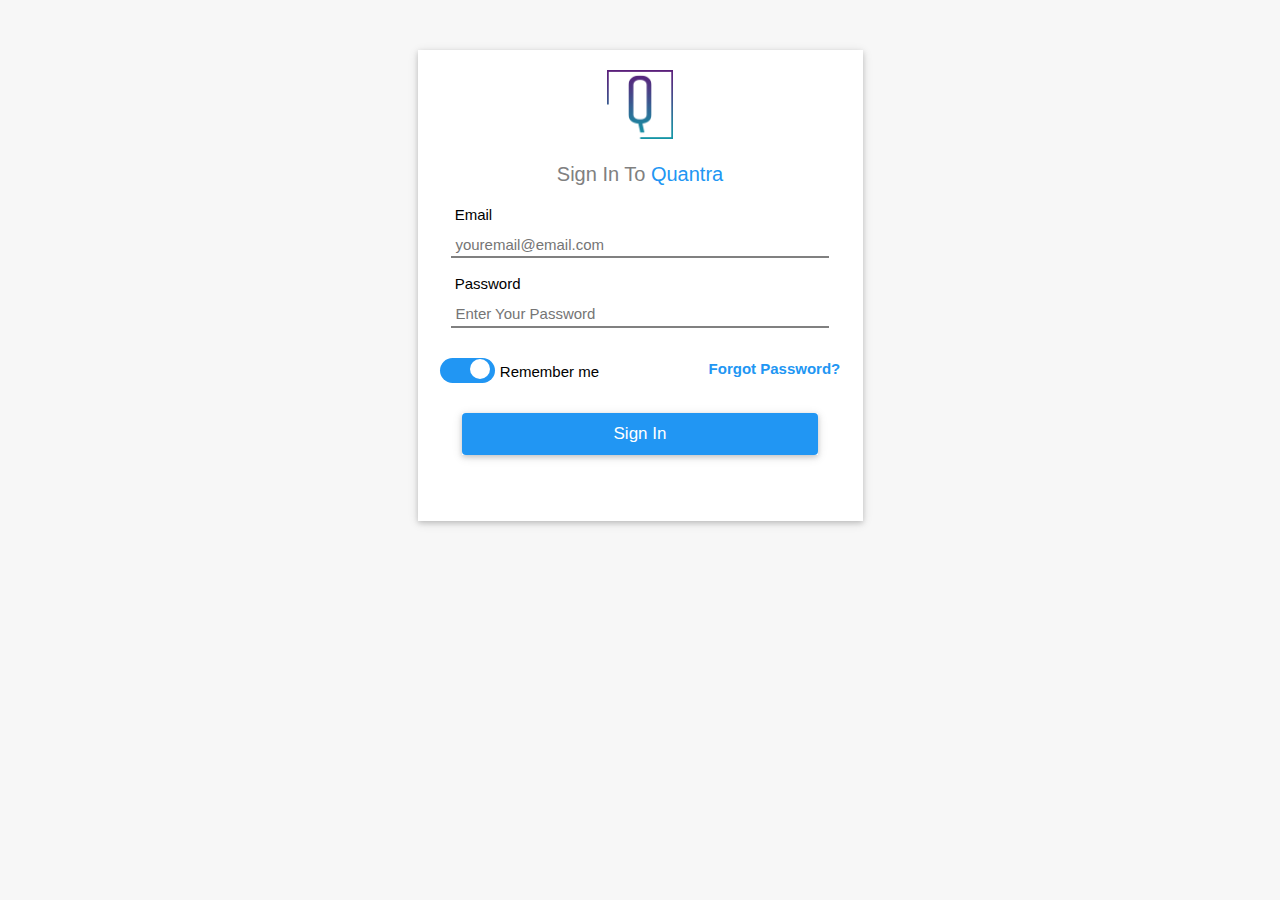
<file: index.html>
<!DOCTYPE html>
<html lang="en">
<head>
    <meta charset="UTF-8">
    <meta http-equiv="X-UA-Compatible" content="IE=edge">
    <meta name="viewport" content="width=device-width, initial-scale=1.0">
    <link rel="stylesheet" href="./w-3.css">
    <link rel="stylesheet" href="./style.css">
    <title>quantra login page</title>
</head>
<body>
    <div class="container-box">
        <div class="item-box w3-card">
            <form action="./home.html">
                <div class="logo-box">
                    <img src="./Quantra_logo.png" alt="main-logo">
                </div>
                <p>sign in to <span>Quantra</span></p>
                <div class="input-boxes">
                <div class="mail-box">
                    <input type="email" id="email" placeholder="youremail@email.com">
                    <label for="email">Email</label>
                </div>
                <div  class="mail-box">
                    <input type="password" id="password" placeholder="Enter Your Password" required="requaired">
                    <label for="password" style="display: block;">Password</label>
                </div>
                </div>

                <div class="btn-box">
                    <label class="switch">
                        <input type="checkbox" checked>
                        <span class="slider round"></span>
                    </label>
                    <label for="remember" class="left">Remember me</label>
                    
                    <div class="right"><p><a href="./forgot-pass.html">forgot password?</a></p></div>
                </div>
                <div class="login-btn w3-card"><input class="w3-round" type="submit" value="sign in"></div>
            </form>
        </div>
    </div>
</body>
</html>
</file>
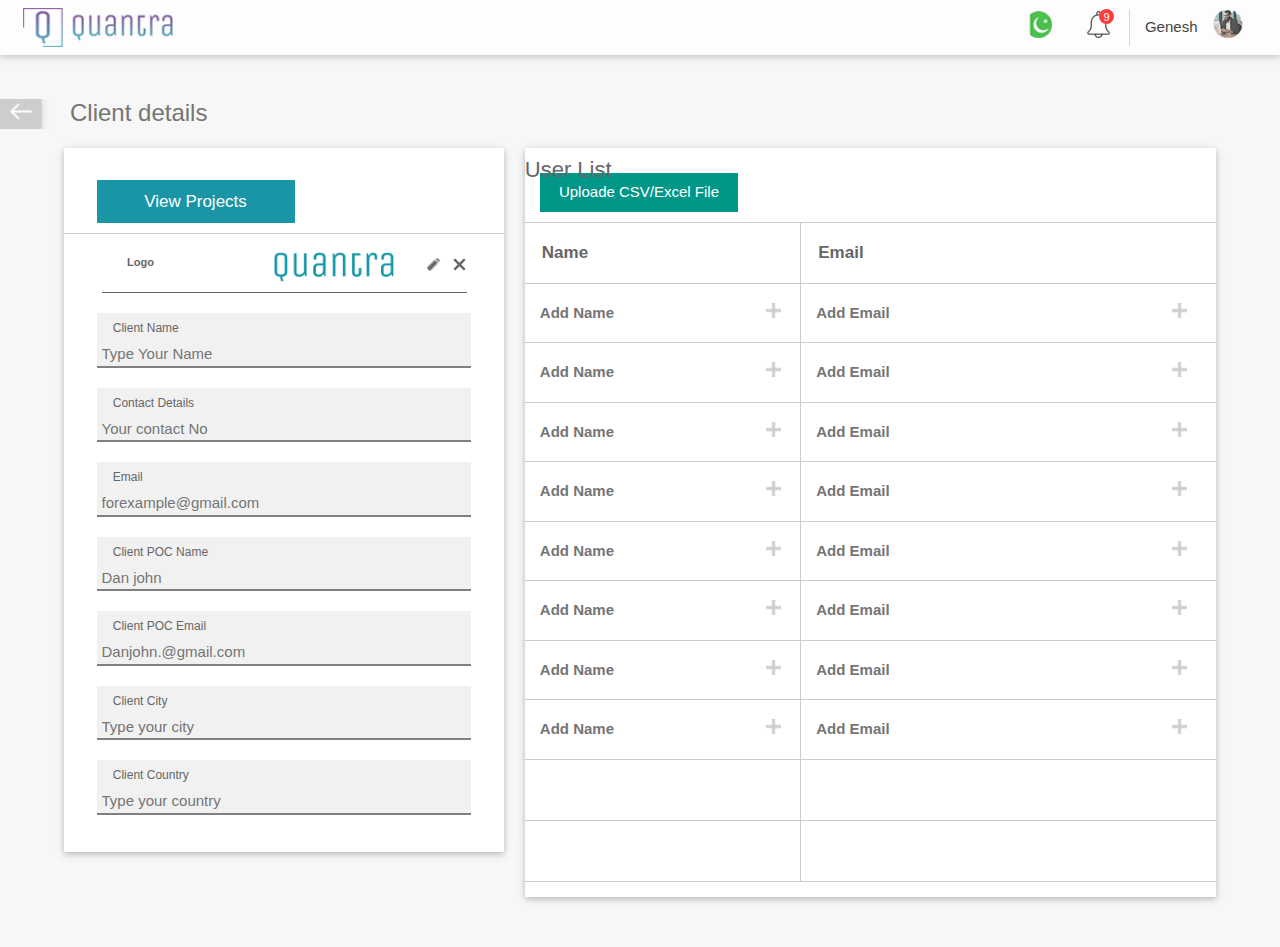
<file: clients.html>
<!DOCTYPE html>
<html lang="en">
<head>
    <meta charset="UTF-8">
    <meta http-equiv="X-UA-Compatible" content="IE=edge">
    <meta name="viewport" content="width=device-width, initial-scale=1.0">
    <link rel="stylesheet" href="./w-3.css">
    <link rel="stylesheet" href="./style.css">
    <title>client Page</title>
</head>
<body>
    <nav class="navbar w3-card-2 w3-white w3-opacity-min" style="position: static;">
        <div class="logo">
            <img src="./Quantralogo.png" alt="navbar-logo">
        </div>
        <ul class="nav-items w3-mobile w3-s6">
            <li><a class="country w3-hide-small" href="#"></a></li>
            <li class="badge"><a class="bell w3-hide-small" href="#"></a><span>9</span></li>
            <div class="user-box w3-border-left setting-icons">
            <li><a class="user-name" href="#">Genesh</a></li>
            <li><a class="user-demo" href="#"></a></li>
            </div>
        </ul>
        <a href="javascript:void(0)" class="manu-btn w3-button w3-right" onclick="myFunction()">&#9776;</a>
        <ul id="demo" class="w3-hide w3-hide-medium w3-hide-large w3-bar-block" style="z-index: 5;">
            <li class="w3-bar-item w3-button w3-large"><a href="#">Users</a></li>
            <li class="w3-bar-item w3-button w3-large"><a href="#">Notification</a></li>
            <li class="w3-bar-item w3-button w3-large"><a href="#">Your Country</a></li>
        </ul>
    </nav>

    <div class="content-box w3-clear" style="width: 100%; margin: 30px auto; padding: 0%;">
        <div class="back-btn">
            <div class="btn" style="margin-top: 20%;">
            <a href="./under-system-admin.html" style="width: 100%; display:block;"></a>
            </div>
        </div>
        <div class="client-header w3-left-align" style="width: 70%;">
            <h3 class="w3-xlarge w3-text-gray">Client details</h3>
        </div>
        </div>

        <div class="container">
        <div class="client-details">
        <div class="client-box w3-white w3-card-2">
            <form action="#">

            <div class="client-btn w3-border-bottom">
                <div class="rule-btn"><button class="r-btn">view projects</button></div>
            </div>
            <div class="logo-content w3-display-container">
                <div class="quantra-txt">
                <img src="./quantra.png" alt="quantra-text">
                </div>
                <span class="edit-box"></span>
                <span class="remove-box"></span>
            </div>

            <div class="input-boxes">
                <div class="mail-box">
                    <input type="text" id="c-name" placeholder="Type Your Name">
                    <label for="c-name">client name</label>
                </div>

                <div class="mail-box">
                    <input type="text" id="contact-d" placeholder="Your contact No">
                    <label for="contact-d">contact details</label>
                </div>

                <div class="mail-box">
                    <input type="email" id="c-email" placeholder="forexample@gmail.com">
                    <label for="c-email">email</label>
                </div>

                <div class="mail-box">
                    <input type="text" id="poc-N" placeholder="Dan john">
                    <label for="poc-N">client POC name</label>
                </div>

                <div class="mail-box">
                    <input type="text" id="poc-E" placeholder="Danjohn.@gmail.com">
                    <label for="poc-E">client POC email</label>
                </div>

                <div class="mail-box">
                    <input type="text" id="client-C" placeholder="Type your city">
                    <label for="client-C">client city</label>
                </div>

                <div class="mail-box">
                    <input type="text" id="client-cont" placeholder="Type your country">
                    <label for="client-cont">client country</label>
                </div>
                </div>
            </form>
        </div>
        <div class="client-box user-list-box w3-white w3-card-2">
            <div class="sear6-box w3-border-bottom">
                <div class="gray-blue-btn" style="width: 85%;">
                    <button onclick="document.getElementById('id01').style.display='block'"
                        class="w3-button w3-teal w3-hover-teal" style="width: 100%;">Uploade CSV/Excel
                        File</button>
                    <div id="id01" class="w3-modal">
                        <div class="w3-modal-content w3-display-container w3-center"
                            style="max-width: 500px; height: 380px;">
                            <h3 class="w3-text-black w3-xlarge w3-padding-large"
                                style="font-weight: bolder;">Uploade User's File</h3>
                            <div class="border-dash"
                                style="width: 80%; margin: 10px auto; height: 250px; border: 2px dashed lightgrey;">
                                <div class="uploade-icon" style="width: 80px; margin: 30px auto 5px auto">
                                    <img class="w3-image" src="./upload_icon_.svg" alt=""
                                        style="width: 100%;">
                                </div>
                                <h3>Drop File Here</h3>
                                <p class="w3-text-grey">Supported formate OSV,XLS <span
                                        class="w3-block w3-text-black">OR</span> <strong
                                        class="w3-text-teal w3-xlarge">Browser Files</strong></p>
                            </div>
                            <div class="w3-row w3-clear w3-col l12">
                                <div class="uploade-btn w3-col l5 m5 s6" style="margin-left: 35px;">
                                    <input class="w3-block w3-teal w3-card-2" type="file" name=""
                                        id="uplode">
                                </div>
                                <div class="cencle-btn w3-col l4 m4 s6 w3-text-white w3-gray w3-round-xxlarge"
                                    style="margin-left: 40px; height: 45px;">
                                    <button onclick="document.getElementById('id01').style.display='none'"
                                        class=" w3-button w3-show-inline-block w3-round-xxlarge"
                                        style="width: 100%; height: 45px;">Cencle</button>
                                </div>
                            </div>
                        </div>
                    </div>
                </div>
            </div>
            
            <div class="u-list">
                <div class="user-name-container">
                    <div class="user-name w3-border-bottom w3-border-right">
                    <label for="name">Name</label>
                    </div>
                    <div class="user-name w3-border-bottom w3-border-right w3-display-container">
                        <input class="w3-input w3-border-0" type="text" id="name" placeholder="Add Name">
                        <span class="add-user w3-padding-large"></span>
                    </div>
                    <div class="user-name w3-border-bottom w3-border-right w3-display-container">
                        <input class="w3-input w3-border-0" type="text" id="name" placeholder="Add Name">
                        <span class="add-user w3-padding-large"></span>
                    </div>
                    <div class="user-name w3-border-bottom w3-border-right w3-display-container">
                        <input class="w3-input w3-border-0" type="text" id="name" placeholder="Add Name">
                        <span class="add-user w3-padding-large"></span>
                    </div>
                    <div class="user-name w3-border-bottom w3-border-right w3-display-container">
                        <input class="w3-input w3-border-0" type="text" id="name" placeholder="Add Name">
                        <span class="add-user w3-padding-large"></span>
                    </div>
                    <div class="user-name w3-border-bottom w3-border-right w3-display-container">
                        <input class="w3-input w3-border-0" type="text" id="name" placeholder="Add Name">
                        <span class="add-user w3-padding-large"></span>
                    </div>
                    <div class="user-name w3-border-bottom w3-border-right w3-display-container">
                        <input class="w3-input w3-border-0" type="text" id="name" placeholder="Add Name">
                        <span class="add-user w3-padding-large"></span>
                    </div>
                    <div class="user-name w3-border-bottom w3-border-right w3-display-container">
                        <input class="w3-input w3-border-0" type="text" id="name" placeholder="Add Name">
                        <span class="add-user w3-padding-large"></span>
                    </div>
                    <div class="user-name w3-border-bottom w3-border-right w3-display-container">
                        <input class="w3-input w3-border-0" type="text" id="name" placeholder="Add Name">
                        <span class="add-user w3-padding-large"></span>
                    </div>
                    <div class="user-name w3-border-bottom w3-border-right w3-display-container" style="padding: 2em 0em;">
                    </div>
                    <div class="user-name w3-border-bottom w3-border-right w3-display-container" style="padding: 2em 0em;">
                    </div>
                    
                </div>

                
                <div class="user-email-container">
                    <div class="user-email w3-border-bottom">
                    <label for="email">Email</label>
                    </div>
                    <div class="user-name w3-border-bottom w3-display-container">
                        <input class="w3-input w3-border-0" type="email" id="email" placeholder="Add Email">
                        <span class="add-user w3-padding-large"></span>
                        <span class="cencel-u w3-padding-large"></span>
                        <span class="show-u w3-padding-large"></span>
                    </div>
                    <div class="user-name w3-border-bottom w3-display-container">
                        <input class="w3-input w3-border-0" type="email" id="email" placeholder="Add Email">
                        <span class="add-user w3-padding-large"></span>
                        <span class="cencel-u w3-padding-large"></span>
                        <span class="show-u w3-padding-large"></span>
                    </div>
                    <div class="user-name w3-border-bottom w3-display-container">
                        <input class="w3-input w3-border-0" type="email" id="email" placeholder="Add Email">
                        <span class="add-user w3-padding-large"></span>
                        <span class="cencel-u w3-padding-large"></span>
                        <span class="show-u w3-padding-large"></span>
                    </div>
                    <div class="user-name w3-border-bottom w3-display-container">
                        <input class="w3-input w3-border-0" type="email" id="email" placeholder="Add Email">
                        <span class="add-user w3-padding-large"></span>
                        <span class="cencel-u w3-padding-large"></span>
                        <span class="show-u w3-padding-large"></span>
                    </div>
                    <div class="user-name w3-border-bottom w3-display-container">
                        <input class="w3-input w3-border-0" type="email" id="email" placeholder="Add Email">
                        <span class="add-user w3-padding-large"></span>
                        <span class="cencel-u w3-padding-large"></span>
                        <span class="show-u w3-padding-large"></span>
                    </div>
                    <div class="user-name w3-border-bottom w3-display-container">
                        <input class="w3-input w3-border-0" type="email" id="email" placeholder="Add Email">
                        <span class="add-user w3-padding-large"></span>
                        <span class="cencel-u w3-padding-large"></span>
                        <span class="show-u w3-padding-large"></span>
                    </div>
                    <div class="user-name w3-border-bottom w3-display-container">
                        <input class="w3-input w3-border-0" type="email" id="email" placeholder="Add Email">
                        <span class="add-user w3-padding-large"></span>
                        <span class="cencel-u w3-padding-large"></span>
                        <span class="show-u w3-padding-large"></span>
                    </div>
                    <div class="user-name w3-border-bottom w3-display-container">
                        <input class="w3-input w3-border-0" type="email" id="email" placeholder="Add Email">
                        <span class="add-user w3-padding-large"></span>
                        <span class="cencel-u w3-padding-large"></span>
                        <span class="show-u w3-padding-large"></span>
                    </div>
                    <div class="user-name w3-border-bottom w3-display-container" style="padding: 2em 1em;">
                        
                    </div>
                    <div class="user-name w3-border-bottom w3-display-container" style="padding: 2em 1em;">
                        
                    </div>
                </div>
            </div>
        </div>

    </div>
    </div>
</body>
</html>
</file>
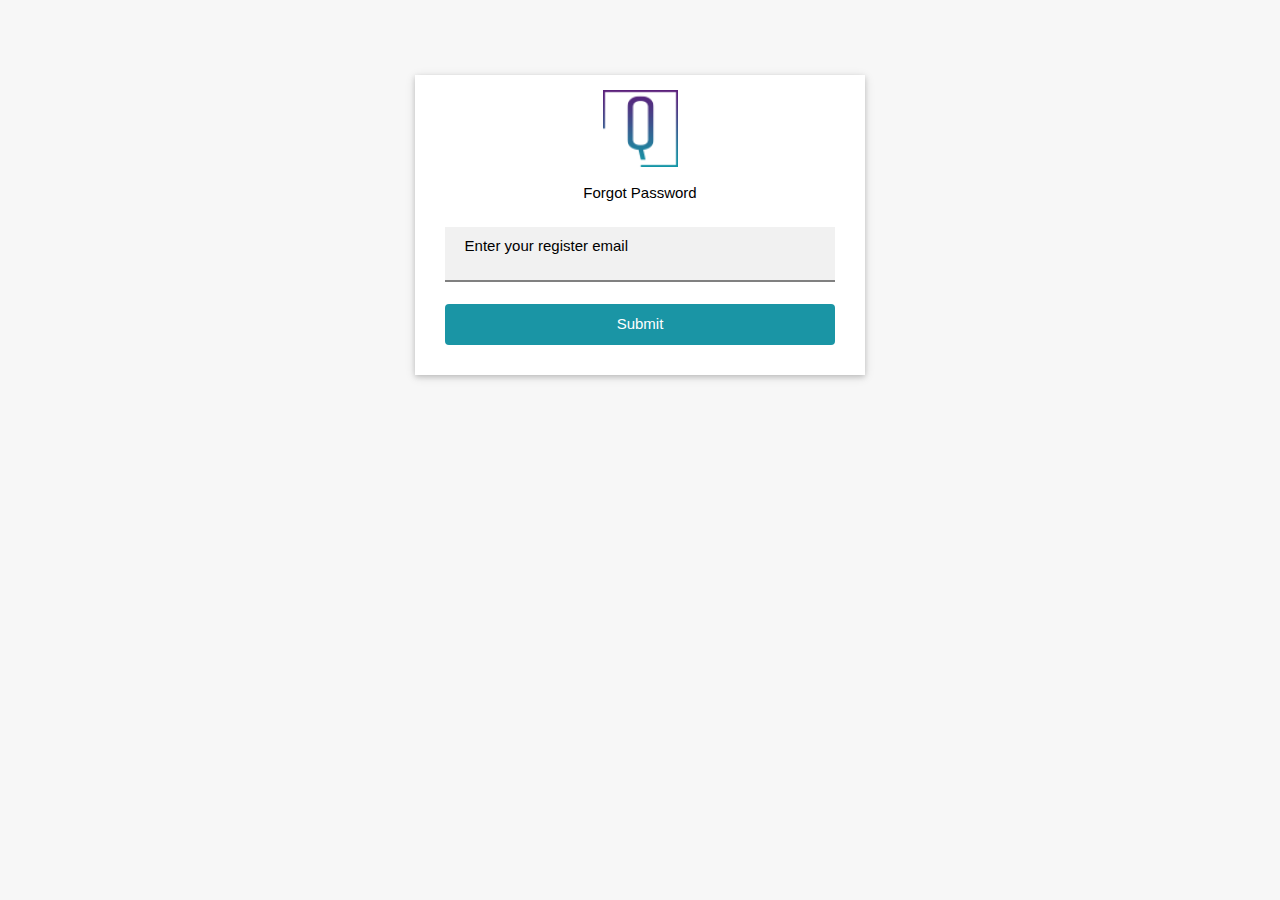
<file: forgot-pass.html>
<!DOCTYPE html>
<html lang="en">
<head>
    <meta charset="UTF-8">
    <meta http-equiv="X-UA-Compatible" content="IE=edge">
    <meta name="viewport" content="width=device-width, initial-scale=1.0">
    <link rel="stylesheet" href="./style.css">
    <link rel="stylesheet" href="./w-3.css">
    <title>Forgot-Password</title>
</head>
<body class="w3-lightgrey">
    <div class="w3-row-padding container-box">
        <div class="forgot-box w3-third w3-card-2 w3-container w3-white">
            <div class="quantra-logo">
                <img src="./Quantra_logo.png" alt="quantra-logo">
                <p>Forgot Password</p>
            </div>
            <div class="mail-box w3-display-container w3-light-gray">
                <input type="email" name="" id="email">
                <label class="w3-display-topleft w3-padding" for="email">Enter your register email</label>
            </div>
            <div class="submit-btn w3-text-white w3-round bg-btn">
                <p><a href="#">Submit</a></p>
            </div>
        </div>
    </div>
</body>
</html>
</file>
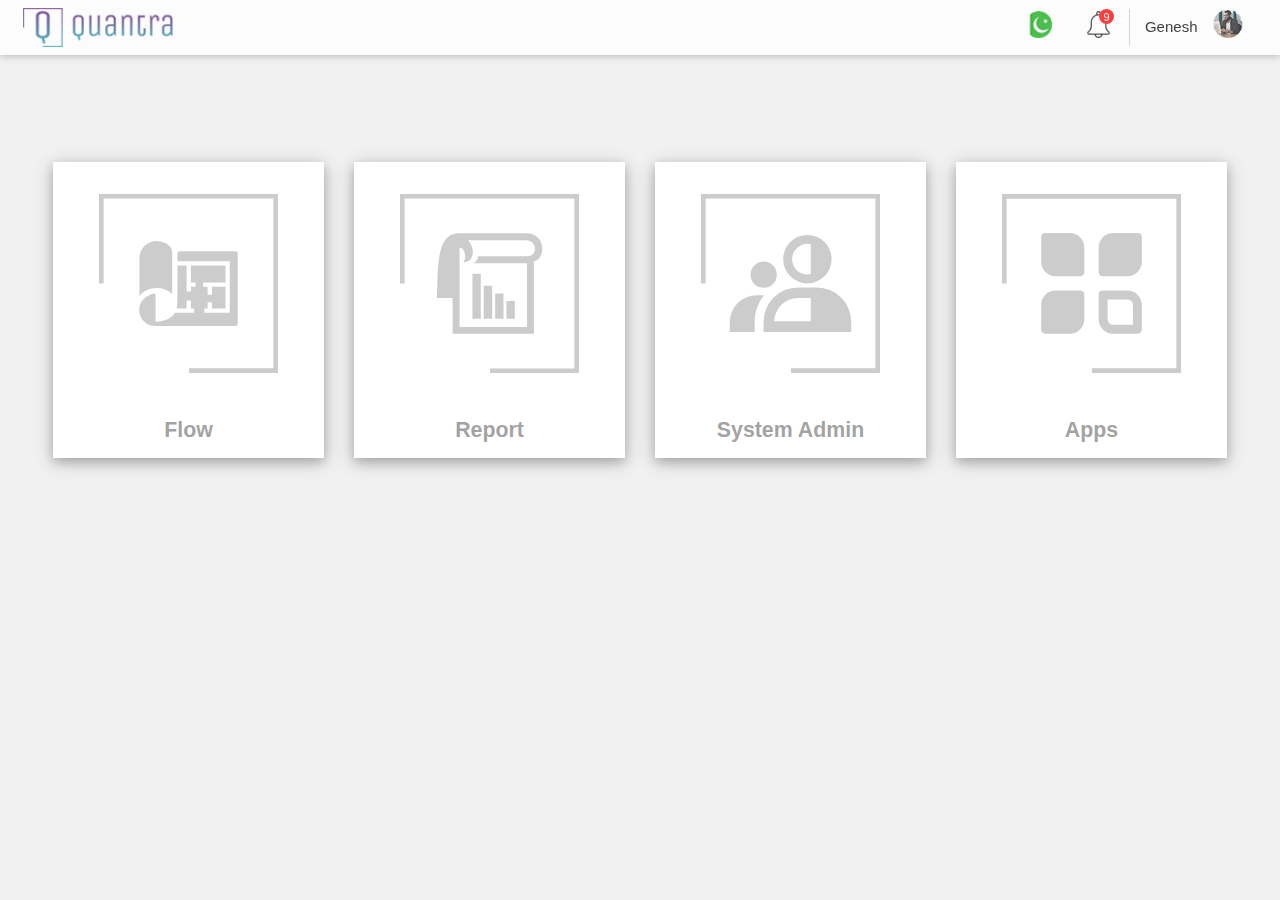
<file: home.html>
<!DOCTYPE html>
<html lang="en">
<head>
    <meta charset="UTF-8">
    <meta http-equiv="X-UA-Compatible" content="IE=edge">
    <meta name="viewport" content="width=device-width, initial-scale=1.0">
    <link rel="stylesheet" href="./w-3.css">
    <link rel="stylesheet" href="./style.css">
    <title>Home</title>
</head>
<body class="w3-light-grey">
    <header class="header ">
        <nav class="navbar w3-card-2 w3-white w3-opacity-min">
            <div class="logo">
                <img src="./Quantralogo.png" alt="navbar-logo">
            </div>
            <ul class="nav-items w3-mobile w3-s6">
                <li><a class="country w3-hide-small" href="#"></a></li>
                <li class="badge"><a class="bell w3-hide-small" href="#"></a><span>9</span></li>
                <div class="user-box setting-icons w3-border-left">
                <li><a class="user-name" href="#">Genesh</a></li>
                <li><a class="user-demo" href="#"></a></li>
                </div>
            </ul>
            <a href="javascript:void(0)" class="manu-btn w3-button w3-right" onclick="myFunction()">&#9776;</a>
            <ul id="demo" class="w3-hide w3-hide-medium w3-hide-large w3-bar-block" style="z-index: 5;">
                <li class="w3-bar-item w3-button w3-large"><a href="#">Users</a></li>
                <li class="w3-bar-item w3-button w3-large"><a href="#">Notification</a></li>
                <li class="w3-bar-item w3-button w3-large"><a href="#">Your Country</a></li>
            </ul>
        </nav>

        <div class="override w3-clear">
        <section class="section-box w3-row-padding">
            <div class="box  w3-white w3-center w3-col w3-card-4 s12 w3-mobile" style="width: 23%">
                <p><a href="#"><img class="w3-block" src="./project_icon.svg" alt="project-icon" style="width: 70%"></a></p>
                <p>flow</p>
            </div>
            <div class="box  w3-white w3-center w3-col w3-card-4 s12 w3-mobile" style="width: 23%">
                <p><a href="./index.html"><img class="w3-block" src="./report_icon.svg" alt="report_icon" style="width: 70%"></a></p>
                <p>Report</p>
            </div>
            <div class="box  w3-white w3-center w3-col w3-card-4 s12 w3-mobile" style="width: 23%">
                <p><a href="./under-system-admin.html"><img class="w3-block" src="./user_select_icon.svg" alt="security_icon" style="width: 70%"></a></p>
                <p>System Admin</p>
            </div>
            <div class="box  w3-white w3-center w3-col w3-card-4 s12 w3-mobile" style="width: 23%">
                <p><a href="./index.html"><img class="w3-block" src="./apps_icon.svg" alt="apps_icon" style="width: 70%"></a></p>
                <p>Apps</p>
            </div>
        </section>
        </div>
    </header>


    <script>
        function myFunction() {
          var x = document.getElementById("demo");
          if (x.className.indexOf("w3-show") == -1) {
            x.className += " w3-show";
          } else { 
            x.className = x.className.replace(" w3-show", "");
          }
        }

        function w3_open() {
       document.getElementById("mySidebar").style.display = "block";
}

      function w3_close() {
    document.getElementById("mySidebar").style.display = "none";
}
        </script>
</body>
</html>
</file>
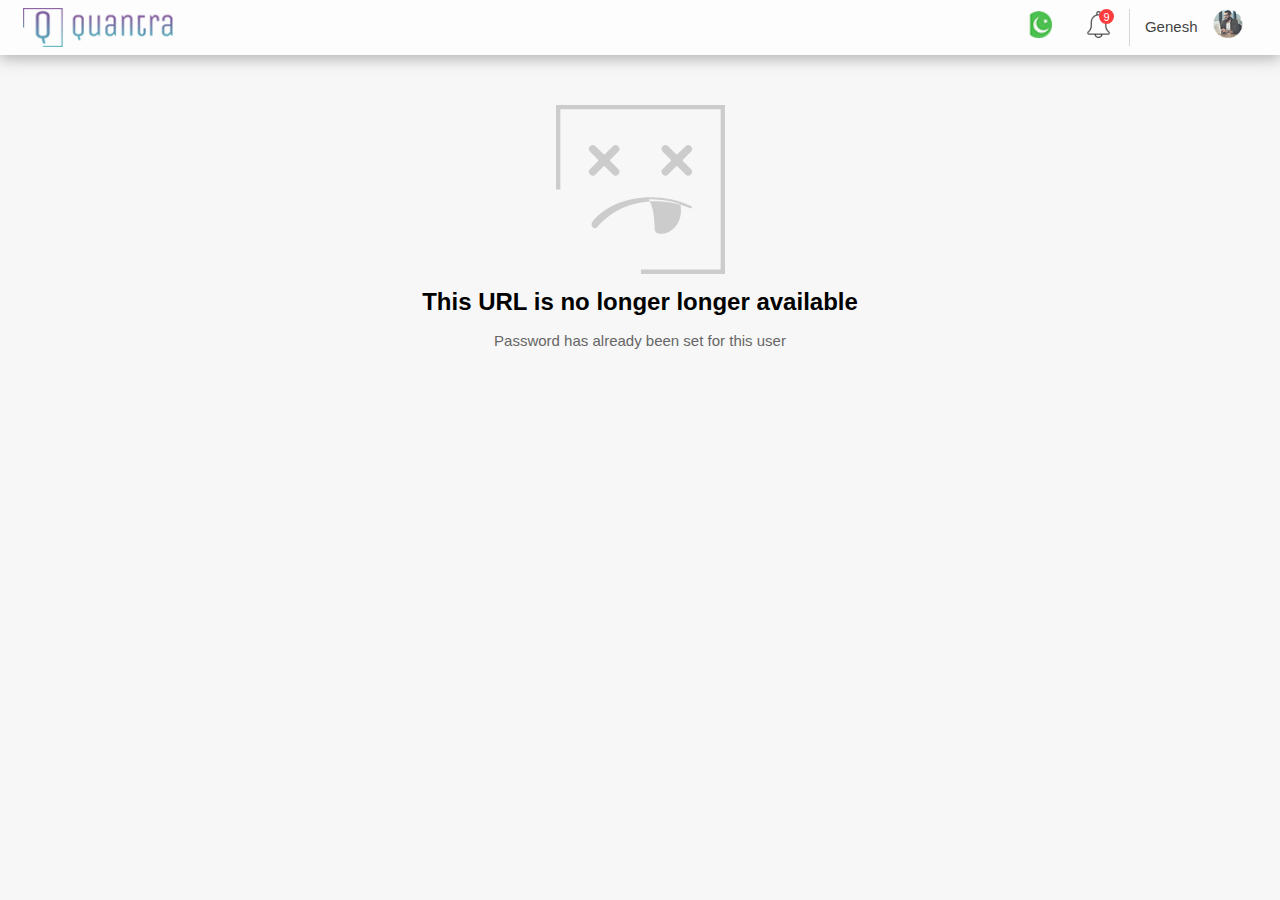
<file: no-longer.html>
<!DOCTYPE html>
<html lang="en">
<head>
    <meta charset="UTF-8">
    <meta http-equiv="X-UA-Compatible" content="IE=edge">
    <meta name="viewport" content="width=device-width, initial-scale=1.0">
    <link rel="stylesheet" href="./w-3.css">
    <link rel="stylesheet" href="./style.css">
    <title>No-longer</title>
</head>
<body>
    <nav class="navbar w3-card-4 w3-white w3-opacity-min" style="position: static;">
        <div class="logo">
            <img src="./Quantralogo.png" alt="navbar-logo">
        </div>
        <ul class="nav-items w3-mobile w3-s6">
            <li class="hide-small"><a class="country" href="#"></a></li>
            <li class="badge"><a class="bell" href="#"></a><span>9</span></li>
            <div class="setting-icons w3-border-left">
                <li><a class="user-name" href="#">Genesh</a></li>
                <li><a class="user-demo" href="#"></a></li>
            </div>
        </ul>

        <a href="javascript:void(0)" class="manu-btn w3-button w3-right" onclick="myFunction()">&#9776;</a>
        <ul id="demo" class="w3-hide w3-hide-medium w3-hide-large w3-bar-block w3-animate-top" style="z-index: 5;">
            <li class="w3-bar-item w3-button w3-large"><a href="#">Users</a></li>
            <li class="w3-bar-item w3-button w3-large"><a href="#">Notification</a></li>
            <li class="w3-bar-item w3-button w3-large"><a href="#">Your Country</a></li>
        </ul>
    </nav>

    <div class="container w3-margin-top">
        <div class="no-longer-container">
            <div class="no-longr-box">
                <img src="./url_error_icon.svg" alt="no-longer">
            </div>
            <h3>This URL is no longer longer available</h3>
            <p>Password has already been set for this user</p>
        </div>
    </div>
</body>
</html>
</file>
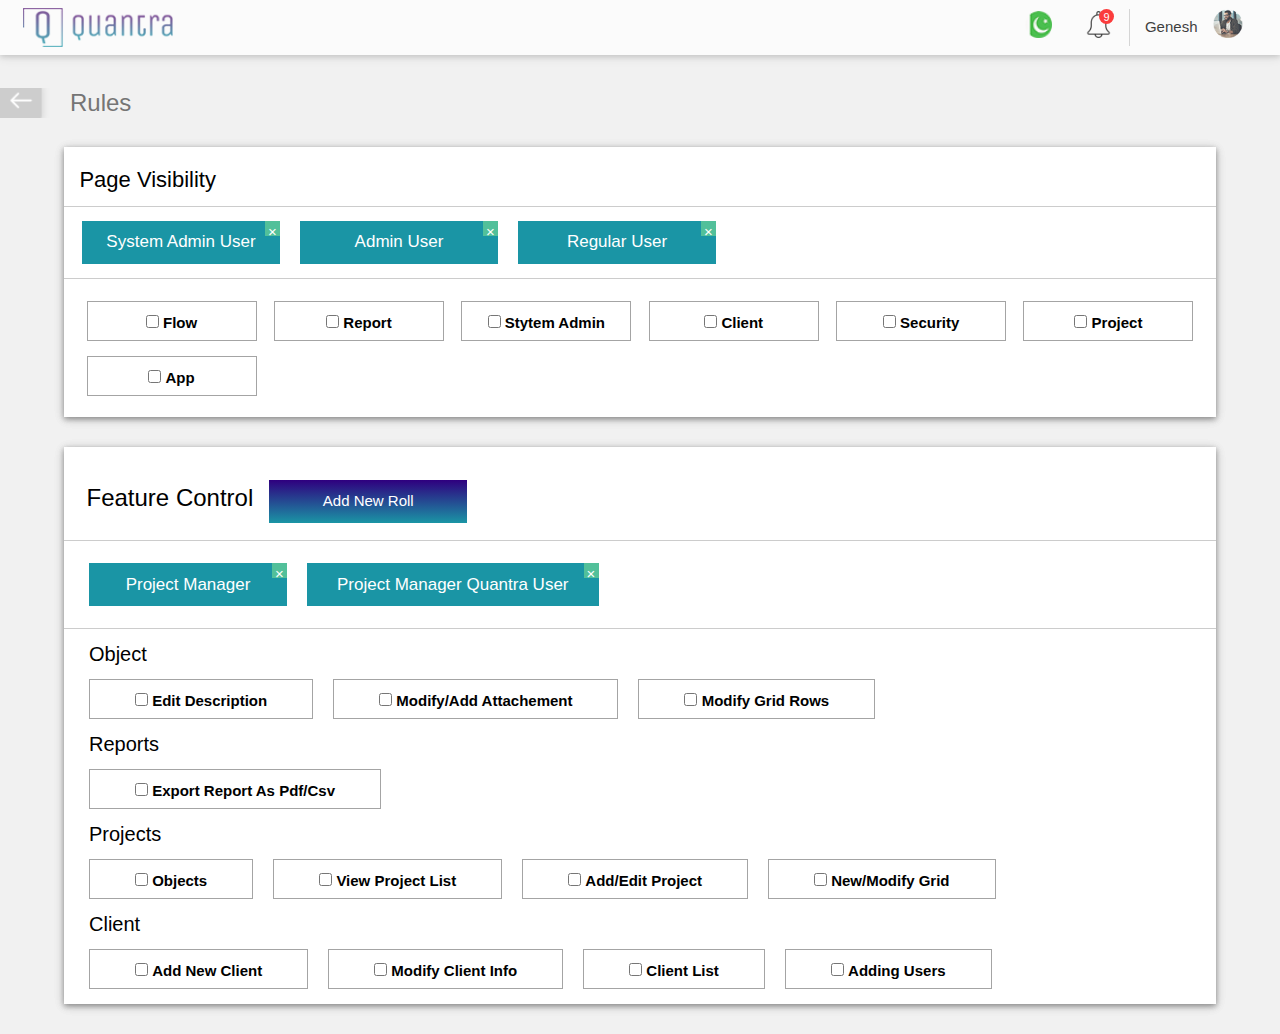
<file: rules.html>
<!DOCTYPE html>
<html lang="en">
<head>
    <meta charset="UTF-8">
    <meta http-equiv="X-UA-Compatible" content="IE=edge">
    <meta name="viewport" content="width=device-width, initial-scale=1.0">
    <link rel="stylesheet" href="./w-3.css">
    <link rel="stylesheet" href="./style.css">
    <title>Rules Page</title>
</head>
<body class="w3-light-grey">
    <nav class="navbar w3-card-2 w3-white w3-opacity-min" style="position: static;">
        <div class="logo">
            <img src="./Quantralogo.png" alt="navbar-logo">
        </div>
        <ul class="nav-items w3-mobile w3-s6">
            <li><a class="country w3-hide-small" href="#"></a></li>
            <li class="badge"><a class="bell w3-hide-small" href="#"></a><span>9</span></li>
            <div class="user-box setting-icons w3-border-left">
            <li><a class="user-name" href="#">Genesh</a></li>
            <li><a class="user-demo" href="#"></a></li>
            </div>
        </ul>
        <a href="javascript:void(0)" class="manu-btn w3-button w3-right" onclick="myFunction()">&#9776;</a>
        <ul id="demo" class="w3-hide w3-hide-medium w3-hide-large w3-bar-block" style="z-index: 5;">
            <li class="w3-bar-item w3-button w3-large"><a href="#">Users</a></li>
            <li class="w3-bar-item w3-button w3-large"><a href="#">Notification</a></li>
            <li class="w3-bar-item w3-button w3-large"><a href="#">Your Country</a></li>
        </ul>
    </nav>

    <div class="content-box  w3-clear" style="width: 100%; margin: 30px auto;">
        <div class="back-btn">
            <div class="btn sm-margin" style="margin-top: 5%;">
            <a href="./security.html" style="width: 100%; display:block;"></a>
            </div>
        </div>
        <div class="client-header">
            <h3 class="w3-xlarge w3-text-gray" style="margin: 0%;" >Rules</h3>
        </div>
        </div>
        
        <div class="container visibility-container w3-card-2">
            <div class="white-bg w3-white w3-card-2">
                <div class="v-heading"><h3>page visibility</h3></div>
            <div class="btn-boxes w3-border-top w3-border-bottom w3-padding-small">
                <div class="rule-btn w3-display-container">
                    <button class="r-btn w3-button">system admin user</button>
                    <span class="del-icon" onclick="document.getElementById('id01').style.display='block'">&times;</span>
                </div>
                <div class="rule-btn w3-display-container">
                    <button class="r-btn w3-button">admin user</button>
                    <span class="del-icon" onclick="document.getElementById('id01').style.display='block'">&times;</span>
                </div>
                <div class="rule-btn w3-display-container">
                    <button class="r-btn w3-button">regular user</button>
                    <span class="del-icon" onclick="document.getElementById('id01').style.display='block'">&times;</span>
                </div>

                    <div class="w3-modal w3-padding" id="id01">
                        <div class="w3-modal-content w3-center w3-padding-large w3-white w3-display-container" style="max-width: 400px; margin: 15rem auto;">
                            <span class="w3-button w3-large w3-right" onclick="document.getElementById('id01').style.display='none'">X</span>
                            <h2 style="padding: 0.5em 0em; text-transform: capitalize;">remove role</h2>
                            <p class="w3-medium w3-opacity">Are you sure you want to remove <span> < role name >?</p>
                            <div class="btn-container w3-margin-top w3-padding-small">
                                <button class="w3-padding w3-button" style="color: white;">remove role</button>
                                <button class="w3-padding w3-text-white w3-button" onclick="document.getElementById('id01').style.display='none'" style="background-color: #cccccc;">cencel</button>
                            </div>    

                    </div>
                </div>
            </div>

            <div class="check-boxes">
                <div class="check"><input type="checkbox" id="flow"> <label for="flow">flow</label></div>
                <div class="check"><input type="checkbox" id="report"> <label for="report">report</label></div>
                <div class="check D-padding"><input type="checkbox" id="admin"> <label for="admin">stytem admin</label></div>
                <div class="check"><input type="checkbox" id="client"> <label for="client">client</label></div>
                <div class="check"><input type="checkbox" id="secure"> <label for="secure">security</label></div>
                <div class="check"><input type="checkbox" id="project"> <label for="project">project</label></div>
                <div class="check M-y"><input type="checkbox" id="app"> <label for="app">app</label></div>
            </div>
            </div>
        </div>


        <div class="container w3-card-2">
            <div class="white-bg w3-white w3-card-2" style="margin: 3rem 0rem; padding: 1em 0em; height: fit-content;">

                <div class="F-control">
                    <h3>feature control</h3>
                   <div class="rule-btn w3-margin-left"><button class="rule-button">add new roll</button></div>
                </div>

                <div class="F-control w3-border-top w3-border-bottom" style="padding: 0.8em 1em; max-width: 100%;">
                    <div class="rule-btn w3-display-container">
                        <button class="r-btn w3-button">project manager</button>
                        <span class="del-icon" onclick="document.getElementById('id01').style.display='block'">&times;</span>
                    </div>
                    <div class="rule-btn w3-button w3-display-container" style="width: auto; padding: 0em 2em;">
                        <button class="r-btn">project manager Quantra user</button>
                        <span class="del-icon" onclick="document.getElementById('id01').style.display='block'">&times;</span>
                    </div>
                </div>

                <div class="row-container">
                <div class="row-box">
                    <h4>object</h4>
                    <div class="check-boxes">
                        <div class="check"><input type="checkbox" id="edit-d"> <label for="edit-d">edit description</label></div>
                        <div class="check"><input type="checkbox" id="mody"> <label for="mody">modify/add attachement</label></div>
                        <div class="check"><input type="checkbox" id="mody-g"> <label for="mody-g">modify grid rows</label></div>
                    </div>
                </div>

                <div class="row-box">
                    <h4>reports</h4>
                    <div class="check-boxes">
                        <div class="check"><input type="checkbox" id="export-r"> <label for="export-r">export report as pdf/csv</label></div>
                    </div>
                </div>

                <div class="row-box project-row">
                    <h4>projects</h4>
                    <div class="check-boxes">
                        <div class="check"><input type="checkbox" id="object"> <label for="object">Objects</label></div>
                        <div class="check"><input type="checkbox" id="v-project"> <label for="v-project">view project list</label></div>
                        <div class="check"><input type="checkbox" id="add-e"> <label for="add-e">add/edit project</label></div>
                        <div class="check"><input type="checkbox" id="new-m"> <label for="new-m">new/modify grid</label></div>
                    </div>
                </div>

                <div class="row-box project-row">
                    <h4>client</h4>
                    <div class="check-boxes">
                        <div class="check"><input type="checkbox" id="add-c"> <label for="add-c">add new client</label></div>
                        <div class="check"><input type="checkbox" id="mody-c"> <label for="mody-c">modify client info</label></div>
                        <div class="check"><input type="checkbox" id="client-l"> <label for="client-l">client list</label></div>
                        <div class="check"><input type="checkbox" id="adding-u"> <label for="adding-u">adding users</label></div>
                    </div>
                </div>
                </div>

            </div>
        </div> 
    <script>
        function myFunction() {
          var x = document.getElementById("demo");
          if (x.className.indexOf("w3-show") == -1) {
            x.className += " w3-show";
          } else { 
            x.className = x.className.replace(" w3-show", "");
          }
        }
    </script>
</body>
</html>
</file>
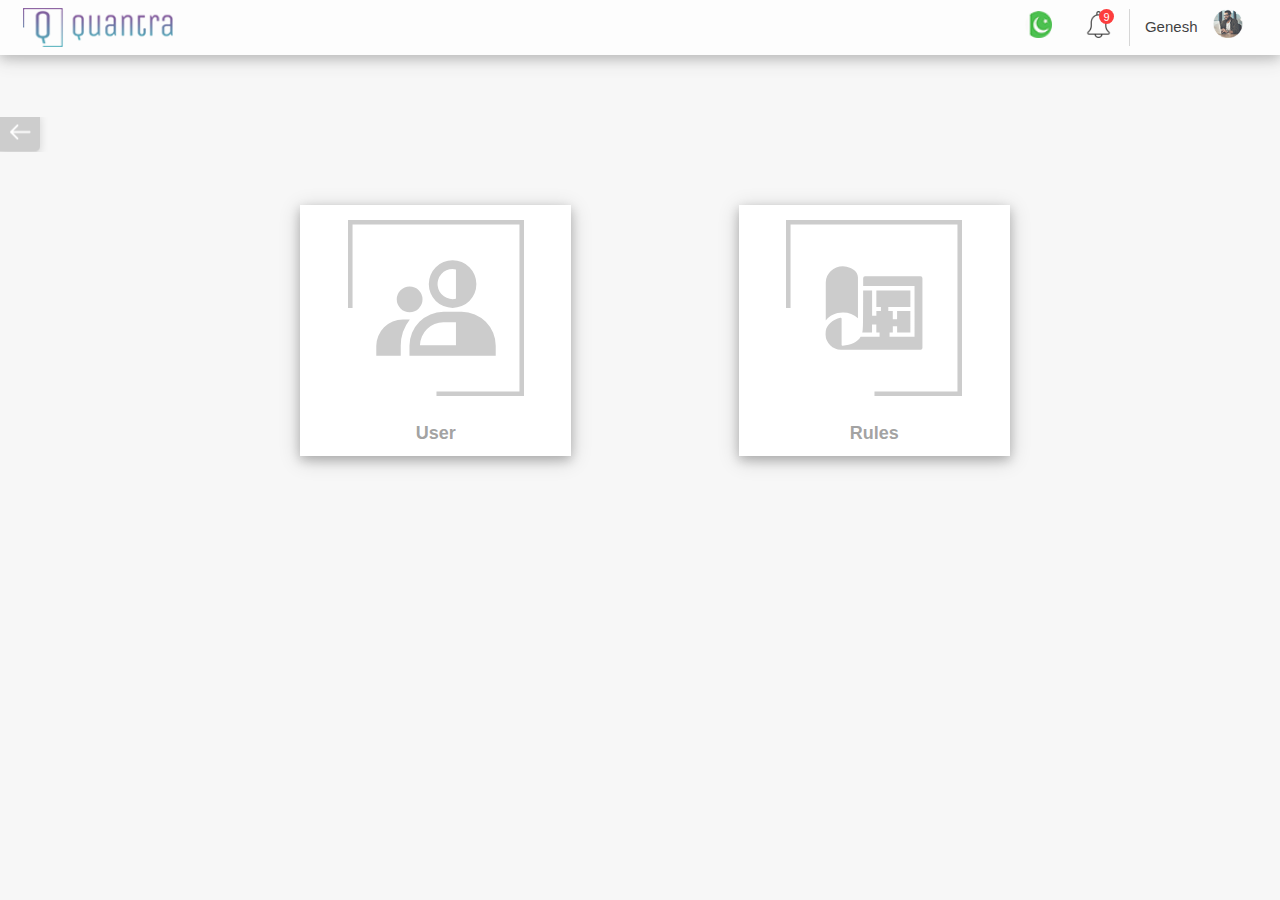
<file: security.html>
<!DOCTYPE html>
<html lang="en">

<head>
    <meta charset="UTF-8">
    <meta http-equiv="X-UA-Compatible" content="IE=edge">
    <meta name="viewport" content="width=device-width, initial-scale=1.0">
    <title>under-sec-system</title>
    <link rel="stylesheet" href="./w-3.css">
    <link rel="stylesheet" href="./style.css">
</head>

<body>
    <header class="header">
        <nav class="navbar w3-card-4 w3-white w3-opacity-min" style="position: static;">
            <div class="logo">
                <img src="./Quantralogo.png" alt="navbar-logo">
            </div>
            <ul class="nav-items w3-mobile w3-s6">
                <li class="hide-small"><a class="country" href="#"></a></li>
                <li class="badge"><a class="bell" href="#"></a><span>9</span></li>
                <div class="user-box w3-border-left">
                    <li><a class="user-name" href="#">Genesh</a></li>
                    <li><a class="user-demo" href="#"></a></li>
                </div>
            </ul>

            <a href="javascript:void(0)" class="manu-btn w3-button w3-right" onclick="myFunction()">&#9776;</a>
            <ul id="demo" class="w3-hide w3-hide-medium w3-hide-large w3-bar-block w3-animate-top" style="z-index: 5;">
                <li class="w3-bar-item w3-button w3-large"><a href="#">Users</a></li>
                <li class="w3-bar-item w3-button w3-large"><a href="#">Notification</a></li>
                <li class="w3-bar-item w3-button w3-large"><a href="#">Your Country</a></li>
            </ul>
        </nav>
        <div class="back-btn-box"><a class="back-icon" href="./under-system-admin.html"></a></div>
        <div class="container-icon-box" style="max-width: 1400px; width: 90%; margin: auto;">
            <div class="size1" style="width: 75%;">
                <div class="size w3-clear" style="width: 100%; margin: auto;">
                    <!-- <h2 class="w3-opacity">System Admin</h2> -->
                    <div class="icon-boxes w3-row w3-mobile w3-clear">
                        <div class="box project-box w3-col w3-mobile w3-center w3-card-4 w3-white" style="width: 30%; margin-left: 3rem;">
                                <a class="w3-block" href="./users.html"><img class="w3-image w3-block"
                                        src="./user_select_icon.svg" alt="project_icon" style="width: 65%;"></a>
                                <p class="w3-large w3-text-black">user</p>
                            </div>
                        <div class="box project-box w3-col  w3-mobile w3-center w3-card-4 w3-white" style="width: 30%; margin-left: 3rem;">
                                <a class="w3-block" href="./rules.html"><img class="w3-image w3-block"
                                        src="./project_icon.svg" alt="security_icon"
                                        style="width: 65%;"></a>
                                <p class="w3-text-black w3-large">rules</p>
                            </div>
                    </div>
                </div>
            </div>
        </div>
    </header>


    <script>
        function myFunction() {
          var x = document.getElementById("demo");
          if (x.className.indexOf("w3-show") == -1) {
            x.className += " w3-show";
          } else { 
            x.className = x.className.replace(" w3-show", "");
          }
        }

        function w3_open() {
       document.getElementById("mySidebar").style.display = "block";
}
</script>

</body>
</html>
</file>
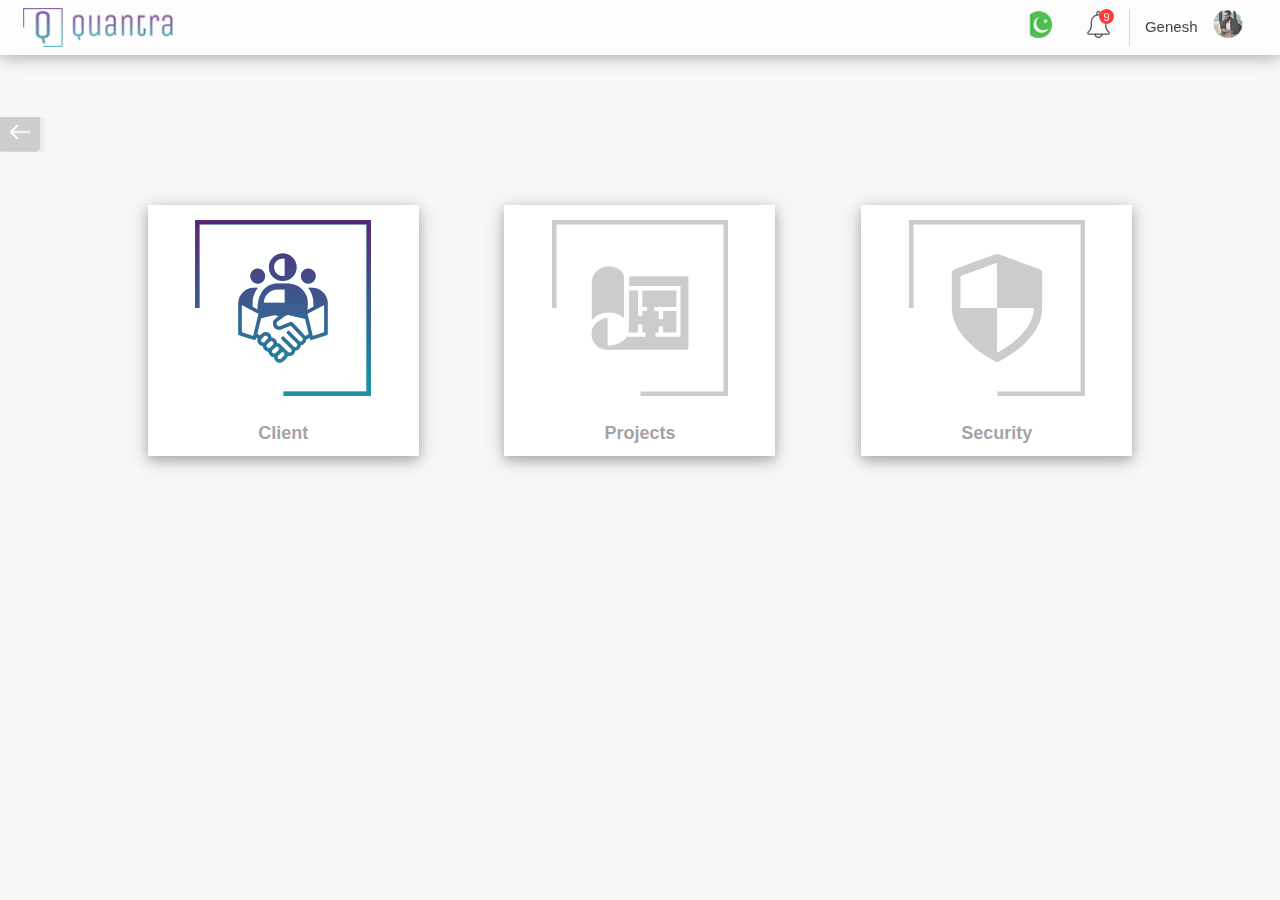
<file: under-system-admin.html>
<!DOCTYPE html>
<html lang="en">

<head>
    <meta charset="UTF-8">
    <meta http-equiv="X-UA-Compatible" content="IE=edge">
    <meta name="viewport" content="width=device-width, initial-scale=1.0">
    <title>under-A-system</title>
    <link rel="stylesheet" href="./w-3.css">
    <link rel="stylesheet" href="./style.css">
</head>

<body>
    <header class="header">
        <nav class="navbar w3-card-4 w3-white w3-opacity-min" style="position: static;">
            <div class="logo">
                <img src="./Quantralogo.png" alt="navbar-logo">
            </div>
            <ul class="nav-items w3-mobile w3-s6">
                <li class="hide-small"><a class="country" href="#"></a></li>
                <li class="badge"><a class="bell" href="#"></a><span>9</span></li>
                <div class="user-box w3-border-left">
                    <li><a class="user-name" href="#">Genesh</a></li>
                    <li><a class="user-demo" href="#"></a></li>
                </div>
            </ul>

            <a href="javascript:void(0)" class="manu-btn w3-button w3-right" onclick="myFunction()">&#9776;</a>
            <ul id="demo" class="w3-hide w3-hide-medium w3-hide-large w3-bar-block w3-animate-top" style="z-index: 5;">
                <li class="w3-bar-item w3-button w3-large"><a href="#">Users</a></li>
                <li class="w3-bar-item w3-button w3-large"><a href="#">Notification</a></li>
                <li class="w3-bar-item w3-button w3-large"><a href="#">Your Country</a></li>
            </ul>
        </nav>
        <div class="back-btn-box"><a class="back-icon" href="./home.html"></a></div>
        <div class="container-icon-box" style="max-width: 1400px; width: 90%; margin: auto;">
            <div class="size1" style="width: 75%;">
                <div class="size w3-clear" style="width: 100%; margin: auto;">
                    <!-- <h2 class="w3-opacity">System Admin</h2> -->
                    <div class="icon-boxes w3-row w3-mobile w3-clear">
                        <div class="box project-box w3-col w3-center w3-card-4 w3-white" style="width: 30%;">
                                <a class="w3-block" href="./clients.html"><img class="w3-block w3-image"
                                        src="./Client_select_icon.svg" alt="Client-icon"
                                        style="width: 65%; margin: 15px auto;"></a>
                                <p class="w3-large w3-text-black">Client</p>
                            </div>
                        <div class="box project-box w3-col w3-mobile w3-center w3-card-4 w3-white" style="width: 30%; margin-left: 3rem;">
                                <a class="w3-block" href="./user.html"><img class="w3-image w3-block"
                                        src="./project_icon.svg" alt="project_icon" style="width: 65%;"></a>
                                <p class="w3-large w3-text-black">Projects</p>
                            </div>
                        <div class="box project-box w3-col  w3-mobile w3-center w3-card-4 w3-white" style="width: 30%; margin-left: 3rem;">
                                <a class="w3-block" href="./security.html"><img class="w3-image w3-block"
                                        src="./security_icon.svg" alt="security_icon"
                                        style="width: 65%;"></a>
                                <p class="w3-text-black w3-large">Security</p>
                            </div>
                    </div>
                </div>
            </div>
        </div>
    </header>


    <script>
        function myFunction() {
          var x = document.getElementById("demo");
          if (x.className.indexOf("w3-show") == -1) {
            x.className += " w3-show";
          } else { 
            x.className = x.className.replace(" w3-show", "");
          }
        }

        function w3_open() {
       document.getElementById("mySidebar").style.display = "block";
}
</script>

</body>
</html>
</file>
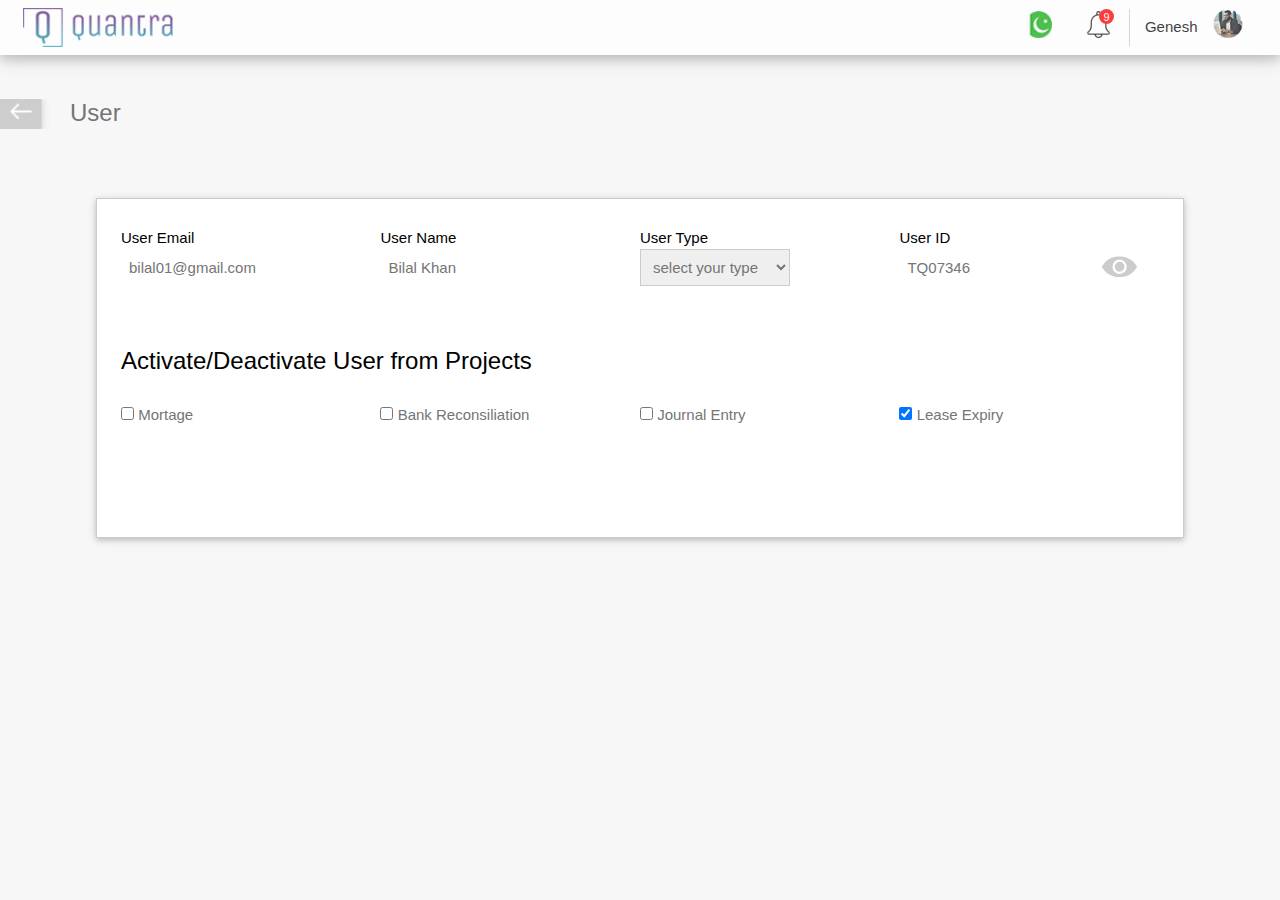
<file: user.html>
<!DOCTYPE html>
<html lang="en">
<head>
    <meta charset="UTF-8">
    <meta http-equiv="X-UA-Compatible" content="IE=edge">
    <meta name="viewport" content="width=device-width, initial-scale=1.0">
    <link rel="stylesheet" href="./w-3.css">
    <link rel="stylesheet" href="./style.css">
    <title>User</title>
</head>
<body>
    <header class="header">
    <nav class="navbar w3-card-4 w3-white w3-opacity-min" style="position: static;">
        <div class="logo">
            <img src="./Quantralogo.png" alt="navbar-logo">
        </div>
        <ul class="nav-items w3-mobile w3-s6">
            <li class="hide-small"><a class="country" href="#"></a></li>
            <li class="badge"><a class="bell" href="#"></a><span>9</span></li>
            <div class="setting-icons w3-border-left">
                <li><a class="user-name" href="#">Genesh</a></li>
                <li><a class="user-demo" href="#"></a></li>
            </div>
        </ul>

        <a href="javascript:void(0)" class="manu-btn w3-button w3-right" onclick="myFunction()">&#9776;</a>
        <ul id="demo" class="w3-hide w3-hide-medium w3-hide-large w3-bar-block w3-animate-top" style="z-index: 5;">
            <li class="w3-bar-item w3-button w3-large"><a href="#">Users</a></li>
            <li class="w3-bar-item w3-button w3-large"><a href="#">Notification</a></li>
            <li class="w3-bar-item w3-button w3-large"><a href="#">Your Country</a></li>
        </ul>
    </nav>
        <div class="content-box  w3-clear" style="width: 100%; margin: 30px auto;">
        <div class="back-btn">
            <div class="btn sm-margin" style="margin-top: 20%;">
            <a href="./under-system-admin.html" style="width: 100%; display:block;"></a>
            </div>
        </div>
        <div class="client-header">
            <h3 class="w3-xlarge w3-text-gray">User</h3>
        </div>
        </div>
        
        <div class="w3-card-2 w3-clear user-info" style="width: 85%; margin: 50px auto 20px auto;">
            <div class="user-box w3-row w3-border w3-padding-large w3-col l12 m12 w3-white w3-border" style="height: 340px;">
                <form action="#">
                    <div class="input-box w3-col l3 m3 w3-margin-top">
                        <label for="user-e">User Email</label>
                        <input class="w3-input w3-border-0" type="email"id="user-e" placeholder="bilal01@gmail.com" style="width: 100%;">
                   </div>
                    <div class="input-box w3-col l3 m3 w3-margin-top">
                        <label for="u-name">User Name</label>
                        <input class="w3-input w3-border-0" type="text" id="u-name" placeholder="Bilal Khan" style="width: 100%;">
                   </div>
                    <div class="input-box w3-col l3 m3 w3-margin-top">
                        <label for="user-t">User Type</label>
                        <select class="w3-input w3-border w3-text-gray" id="user-t" style="width: 150px;">
                            <option value="">select your type</option>
                            <option value="admin">admin</option>
                            <option value="super-admin">super admin</option>
                            <option  value="">Regular User</option>
                            <option value="private">Private User</option>
                            <option value="New">New User</option>
                            <option value="Recent">Recent User</option>
                        </select>
                   </div>
                    <div class="input-box user-id-box w3-col l3 m3 w3-display-container w3-margin-top">
                        <label for="user-id">User ID</label>
                        <input class="w3-input w3-border-0" type="text" id="user-id" placeholder="TQ07346" style="width: 100%;">
                        <div class="hide w3-col l2 m2 w3-display-right w3-margin-right" style="margin-top: 13px;">
                            <a href="#"></a>
                        </div>
                   </div>
                   <div class="w3-row w3-col l12 m12" style="margin: 45px 0px; padding-bottom: 10px;">
                    <h3>Activate/Deactivate User from Projects</h3>
                    <div class="check-boxes">
                    <div class="check-box w3-col l3 m3">
                        <input class="w3-checkbox" type="checkbox" name="" id="mortage">
                        <label class="w3-text-gray" for="mortage">Mortage</label>
                    </div>
                    <div class="check-box w3-col l3 m3">
                        <input class="w3-checkbox" type="checkbox" name="" id="bank">
                        <label class="w3-text-gray" for="bank">Bank Reconsiliation</label>
                    </div>
                    <div class="check-box w3-col l3 m3">
                        <input class="w3-checkbox" type="checkbox" name="" id="journal">
                        <label class="w3-text-gray" for="journal">Journal Entry</label>
                    </div>
                    <div class="check-box w3-col l3 m3">
                        <input class="w3-checkbox" type="checkbox" name="" id="lease" checked="chaked">
                        <label class="w3-text-gray" for="lease">Lease Expiry</label>
                    </div>
                    </div>
                   </div>
                </form>
            </div>
        </div>
    </header>


    <script>
        function myFunction() {
          var x = document.getElementById("demo");
          if (x.className.indexOf("w3-show") == -1) {
            x.className += " w3-show";
          } else { 
            x.className = x.className.replace(" w3-show", "");
          }
        }
    </script>
</body>
</html>
</file>
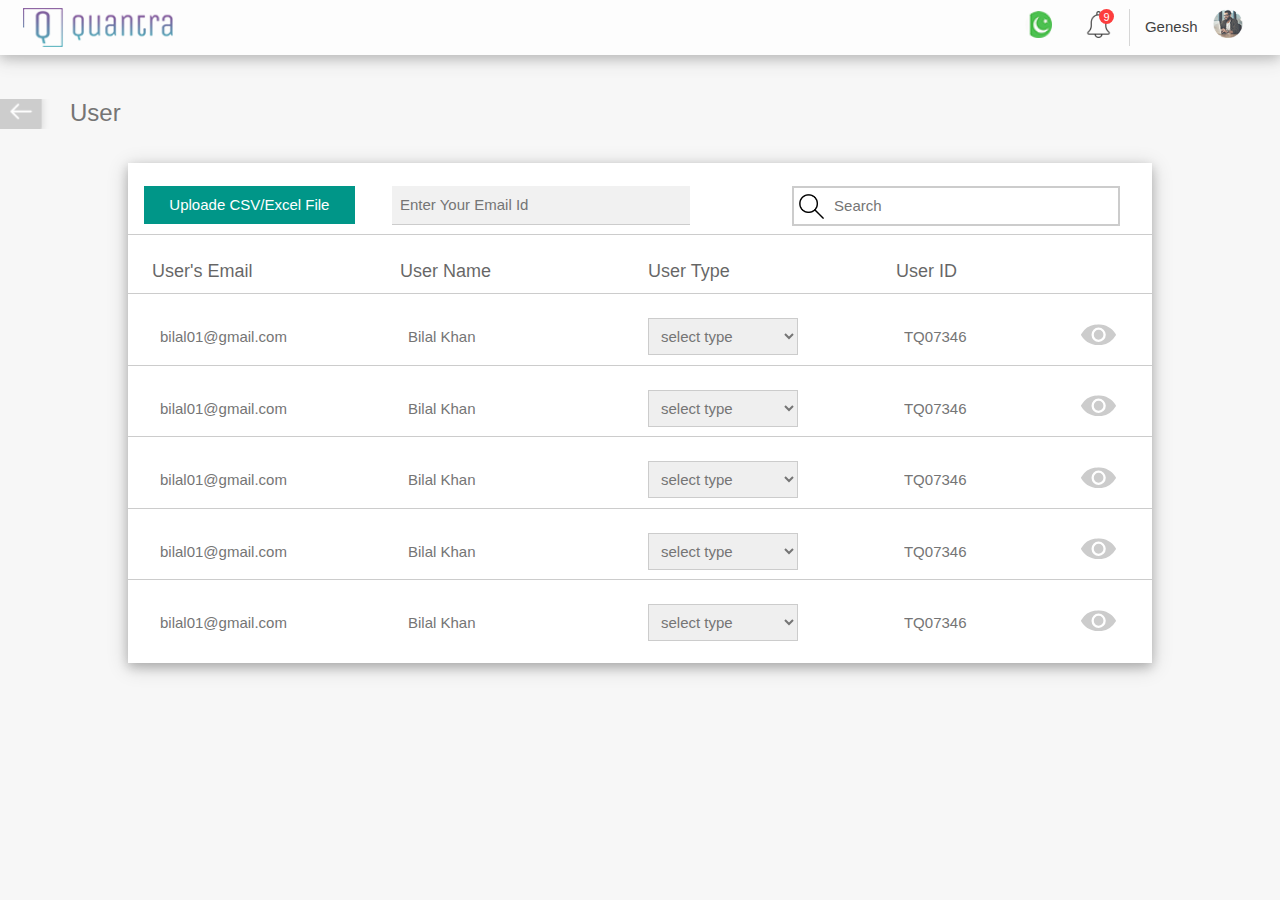
<file: users.html>
<!DOCTYPE html>
<html lang="en">

<head>
    <meta charset="UTF-8">
    <meta http-equiv="X-UA-Compatible" content="IE=edge">
    <meta name="viewport" content="width=device-width, initial-scale=1.0">
    <link rel="stylesheet" href="./w-3.css">
    <link rel="stylesheet" href="./style.css">
    <title>Users</title>
</head>

<body>
    <header class="header">
        <nav class="navbar w3-card-4 w3-white w3-opacity-min" style="position: static;">
            <div class="logo">
                <img src="./Quantralogo.png" alt="navbar-logo">
            </div>
            <ul class="nav-items w3-mobile w3-s6">
                <li class="hide-small"><a class="country" href="#"></a></li>
                <li class="badge"><a class="bell" href="#"></a><span>9</span></li>
                <div class="setting-icons w3-border-left">
                    <li><a class="user-name" href="#">Genesh</a></li>
                    <li><a class="user-demo" href="#"></a></li>
                </div>
            </ul>
    
            <a href="javascript:void(0)" class="manu-btn w3-button w3-right" onclick="myFunction()">&#9776;</a>
            <ul id="demo" class="w3-hide w3-hide-medium w3-hide-large w3-bar-block w3-animate-top" style="z-index: 5;">
                <li class="w3-bar-item w3-button w3-large"><a href="#">Users</a></li>
                <li class="w3-bar-item w3-button w3-large"><a href="#">Notification</a></li>
                <li class="w3-bar-item w3-button w3-large"><a href="#">Your Country</a></li>
            </ul>
        </nav>

        <div class="content-box  w3-clear" style="width: 100%; margin: 30px auto; padding: 0em">
            <div class="back-btn">
                <div class="btn" style="margin-top: 20%;">
                <a href="./security.html" style="width: 100%; display:block;"></a>
                </div>
            </div>
            <div class="client-header">
                <h3 class="w3-xlarge w3-text-gray">User</h3>
            </div>
            </div>
            <div class="w3-clear"></div>
            <div class="users-box w3-white w3-card-4 full-hight" style="width: 80%; height: 500px; margin: 15px auto 20px auto; padding: 15px 0px; ">
                <div class="user-items w3-row-padding w3-padding w3-border-bottom" style="width: 100%;">
                    <form action="#">
                        <div class="w3-col l3 m3 s6 sear6-box">
                            <div class="gray-blue-btn w3-col" style="width: 85%;">
                                <button onclick="document.getElementById('id01').style.display='block'"
                                    class="w3-button w3-teal w3-hover-teal" style="width: 100%;">Uploade CSV/Excel
                                    File</button>
                                <div id="id01" class="w3-modal">
                                    <div class="w3-modal-content w3-display-container w3-center"
                                        style="max-width: 500px; height: 380px;">
                                        <h3 class="w3-text-black w3-xlarge w3-padding-large"
                                            style="font-weight: bolder;">Uploade User's File</h3>
                                        <div class="border-dash"
                                            style="width: 80%; margin: 10px auto; height: 250px; border: 2px dashed lightgrey;">
                                            <div class="uploade-icon" style="width: 80px; margin: 30px auto 5px auto">
                                                <img class="w3-image" src="./upload_icon_.svg" alt=""
                                                    style="width: 100%;">
                                            </div>
                                            <h3>Drop File Here</h3>
                                            <p class="w3-text-grey">Supported formate OSV,XLS <span
                                                    class="w3-block w3-text-black">OR</span> <strong
                                                    class="w3-text-teal w3-xlarge">Browser Files</strong></p>
                                        </div>
                                        <div class="w3-row w3-clear w3-col l12">
                                            <div class="uploade-btn w3-col l5 m5 s6" style="margin-left: 35px;">
                                                <!-- <button onclick="document.getElementById('id01').style.display='none'" class="w3-teal w3-btn">Uploade</button> -->
                                                <input class="w3-block w3-teal w3-card-2" type="file" name=""
                                                    id="uplode">
                                            </div>
                                            <div class="cencle-btn w3-col l4 m4 s6 w3-text-white w3-gray w3-round-xxlarge"
                                                style="margin-left: 40px; height: 45px;">
                                                <button onclick="document.getElementById('id01').style.display='none'"
                                                    class=" w3-button w3-show-inline-block w3-round-xxlarge"
                                                    style="width: 100%; height: 45px;">cencle</button>
                                            </div>
                                        </div>
                                    </div>
                                </div>
                            </div>
                        </div>
                        <div class="w3-col l4 m4 s4 w3-hide-small sear6-box">
                            <div class="input-box w3-col" style="width: 90%;">
                                <input class="w3-input w3-light-gray" type="text" placeholder="Enter Your Email Id" style="background: none; width: 100%;">
                            </div>
                        </div>
                        <div class="w3-col l5 m5 s6 w3-container sear6-box" style="padding-left: 7%;">
                            <div class="search-box w3-border" style="width: 100%;">
                                <input class="search-icon w3-input w3-border w3-white" type="text" style="width: 100%;" placeholder="Search">
                            </div>
                        </div>
                    </div>
                        <div class="w3-row-padding hide-small w3-border-bottom w3-padding">
                            <div class="email-box w3-col l3 m3" style="margin: 0%; padding-top: 15px;">
                                <label class="w3-large w3-opacity" for="email">User's Email</label>
                            </div>
                            <div class="uers-name-box w3-col l3 m3" style="padding-top: 15px;">
                                <label class="w3-large w3-opacity" for="u-name">User Name</label>
                            </div>
                            <div class="users-type-box w3-col l3 m3" style="padding-top: 15px;">
                                <label class="w3-large w3-opacity" for="u-type">User Type</label>
                            </div>
                            <div class="uers-id-box w3-col l3 m3" style="padding-top: 15px;">
                                <label class="w3-large w3-opacity" for="u-id">User ID</label>
                            </div>
                        </div>
                        <div class="w3-clear w3-row-padding w3-border-bottom w3-padding">
                            <div class="input-box email-type w3-col l3 m3 w3-margin-top">
                                <input class="w3-input w3-border-0" type="email"id="user-e" placeholder="bilal01@gmail.com" style="width: 100%;">
                           </div>
                            <div class="input-box name-box w3-col l3 m3 w3-margin-top">
                                <input class="w3-input w3-border-0" type="text" id="u-name" placeholder="Bilal Khan" style="width: 100%;">
                           </div>
                            <div class="input-box users-type w3-col l3 m3 w3-margin-top">
                                <select class="w3-input w3-border w3-text-gray" id="user-t" style="width: 150px;">
                                    <option  value="">select type</option>
                                    <option  value="admin">admin</option>
                                    <option  value="super-admin">super admin</option>
                                    <option  value="">Regular User</option>
                                    <option value="private">Private User</option>
                                    <option value="New">New User</option>
                                    <option value="Recent">Recent User</option>
                                </select>
                           </div>
                            <div class="input-box user-input-box w3-col l3 m3 w3-display-container w3-margin-top">
                                <input class="w3-input w3-border-0" type="text" id="user-id" placeholder="TQ07346" style="width: 100%;">
                                <div class="hide w3-col l2 m2 s2 w3-display-right w3-margin-right">
                                    <a href="#"></a>
                                </div>
                           </div>
                        </div>
                        <div class="w3-clear w3-row-padding w3-border-bottom w3-padding">
                            <div class="input-box email-type w3-col l3 m3 w3-margin-top">
                                <input class="w3-input w3-border-0" type="email"id="user-e" placeholder="bilal01@gmail.com" style="width: 100%;">
                           </div>
                            <div class="input-box name-box w3-col l3 m3 w3-margin-top">
                                <input class="w3-input name-box w3-border-0" type="text" id="u-name" placeholder="Bilal Khan" style="width: 100%;">
                           </div>
                            <div class="input-box users-type w3-col l3 m3 w3-margin-top">
                                <select class="w3-input w3-border w3-text-gray" id="user-t" style="width: 150px;">
                                    <option  value="">select type</option>
                                    <option  value="admin">admin</option>
                                    <option  value="super-admin">super admin</option>
                                    <option  value="">Regular User</option>
                                    <option value="private">Private User</option>
                                    <option value="New">New User</option>
                                    <option value="Recent">Recent User</option>
                                </select>
                           </div>
                            <div class="input-box user-input-box w3-col l3 m3 w3-display-container w3-margin-top">
                                <input class="w3-input w3-border-0" type="text" id="user-id" placeholder="TQ07346" style="width: 100%;">
                                <div class="hide w3-col l2 m2 s2 w3-display-right w3-margin-right">
                                    <a href="#"></a>
                                </div>
                           </div>
                        </div>
                        <div class="border-bottom w3-clear w3-row-padding w3-border-bottom w3-padding">
                            <div class="input-box email-type w3-col l3 m3 w3-margin-top">
                                <input class="w3-input w3-border-0" type="email"id="user-e" placeholder="bilal01@gmail.com" style="width: 100%;">
                           </div>
                            <div class="input-box name-box w3-col l3 m3 w3-margin-top">
                                <input class="w3-input w3-border-0" type="text" id="u-name" placeholder="Bilal Khan" style="width: 100%;">
                           </div>
                            <div class="input-box users-type w3-col l3 m3 w3-margin-top">
                                <select class="w3-input w3-border w3-text-gray" id="user-t" style="width: 150px;">
                                    <option  value="">select type</option>
                                    <option  value="admin">admin</option>
                                    <option  value="super-admin">super admin</option>
                                    <option  value="">Regular User</option>
                                    <option value="private">Private User</option>
                                    <option value="New">New User</option>
                                    <option value="Recent">Recent User</option>
                                </select>
                           </div>
                            <div class="input-box user-input-box w3-col l3 m3 w3-display-container w3-margin-top">
                                <input class="w3-input w3-border-0" type="text" id="user-id" placeholder="TQ07346" style="width: 100%;">
                                <div class="hide w3-col l2 m2 s2 w3-display-right w3-margin-right">
                                    <a href="#"></a>
                                </div>
                           </div>
                        </div>
                        <div class="w3-clear w3-row-padding w3-border-bottom w3-padding">
                            <div class="input-box email-type w3-col l3 m3 w3-margin-top">
                                <input class="w3-input w3-border-0" type="email"id="user-e" placeholder="bilal01@gmail.com" style="width: 100%;">
                           </div>
                            <div class="input-box name-box w3-col l3 m3 w3-margin-top">
                                <input class="w3-input w3-border-0" type="text" id="u-name" placeholder="Bilal Khan" style="width: 100%;">
                           </div>
                            <div class="input-box users-type w3-col l3 m3 w3-margin-top">
                                <select class="w3-input w3-border w3-text-gray" id="user-t" style="width: 150px;">
                                    <option  value="">select type</option>
                                    <option  value="admin">admin</option>
                                    <option  value="super-admin">super admin</option>
                                    <option  value="">Regular User</option>
                                    <option value="private">Private User</option>
                                    <option value="New">New User</option>
                                    <option value="Recent">Recent User</option>
                                </select>
                           </div>
                            <div class="input-box user-input-box user-input-box w3-col l3 m3 w3-display-container w3-margin-top">
                                <input class="w3-input w3-border-0" type="text" id="user-id" placeholder="TQ07346" style="width: 100%;">
                                <div class="hide w3-col l2 m2 s2 w3-display-right w3-margin-right">
                                    <a href="#"></a>
                                </div>
                           </div>
                        </div>
                        <div class="w3-clear w3-row-padding w3-padding">
                            <div class="input-box email-type w3-col l3 m3 w3-margin-top">
                                <input class="w3-input w3-border-0" type="email"id="user-e" placeholder="bilal01@gmail.com" style="width: 100%;">
                           </div>
                            <div class="input-box name-box w3-col l3 m3 w3-margin-top">
                                <input class="w3-input w3-border-0" type="text" id="u-name" placeholder="Bilal Khan" style="width: 100%;">
                           </div>
                            <div class="input-box users-type w3-col l3 m3 w3-margin-top">
                                <select class="w3-input w3-border w3-text-gray" id="user-t" style="width: 150px;">
                                    <option  value="">select type</option>
                                    <option  value="admin">admin</option>
                                    <option  value="super-admin">super admin</option>
                                    <option  value="">Regular User</option>
                                    <option value="private">Private User</option>
                                    <option value="New">New User</option>
                                    <option value="Recent">Recent User</option>
                                </select>
                           </div>
                            <div class="input-box user-input-box w3-col l3 m3 w3-display-container w3-margin-top">
                                <input class="w3-input w3-border-0" type="text" id="user-id" placeholder="TQ07346" style="width: 100%;">
                                <div class="hide w3-col l2 m2 s2 w3-display-right w3-margin-right">
                                    <a href="#"></a>
                                </div>
                           </div>
                        </div>
                    </form>
            </div>
        </div>
    </header>

    <script>
        function myFunction() {
          var x = document.getElementById("demo");
          if (x.className.indexOf("w3-show") == -1) {
            x.className += " w3-show";
          } else { 
            x.className = x.className.replace(" w3-show", "");
          }
        }
    </script>
    
</body>
</html>
</file>
<file: style.css>
*{
    margin: 0%;
    padding: 0%;
    box-sizing: border-box;
    list-style: none;
    text-decoration: none
}
html{
    font-size: 62.5%;

    /* variables for colors */

    --bg-color: white;
    --btn-bg: #1a95a5;
    --txt-gray: #666666;
}
body{
    font-family: Arial, Helvetica, sans-serif;
    background-color: #f7f7f7;
}





/* ####### login-box styling ########## */
.container-box{
    display: flex;
    justify-content: center;
    align-items: center;
    max-width: 100%;
    height: auto;
    margin: auto;
    /* border: 1px solid black; */
}

.container-box .item-box{
    width: 445px;
    height: 471px;
    margin-top: 5rem;
    background-color: white;
}

.item-box .logo-box{
    width: 15%;
    height: fit-content;
    margin: 2rem auto;
}
.logo-box img{
    display: block;
    width: 100%;
}
.item-box p{
    text-transform: capitalize;
    text-align: center;
    color: grey;
    font-size: 2rem;
}
.item-box p span{
    color: #2196F3;
}

.input-boxes{
    width: 85%;
    margin: 1rem auto;
}

 .mail-box{
    position: relative;
    width: 100%;
    margin: 1.5rem auto;
}
.mail-box label{
    position: absolute;
    top: 0%;
    left: 1%!important;
    width: 100%;
}
 .mail-box input{
    display: block;
    padding: 2em 0.3em 0em 0.3em;
    width: 100%;
    border: none;
    outline: none;
    background: none;
    border-bottom: 2px solid gray;
}

input:focus ~ label{
    color: #1a95a5;
}
input:focus{
    border-bottom: 2px solid #1a95a5;
}
.btn-box{
    /* border: 1px solid black; */
    width: 90%;
    margin: 3rem auto;
    position: relative;
}

.btn-box .left{
    position: absolute;
    top: 15%;
    left: 15%;
}

/* ######## input type check-box styling ############  */
.switch {
    position: relative;
    display: inline-block;
    width: 55px;
    height: 25px;
  }
  
  .switch input { 
    opacity: 0;
    width: 0;
    height: 0;
  }
  
  .slider {
    position: absolute;
    cursor: pointer;
    top: 0;
    left: 0;
    right: 0;
    bottom: 0;
    background-color: #ccc;
    -webkit-transition: .4s;
    transition: .4s;
  }
  
  .slider:before {
    position: absolute;
    content: "";
    height: 20px;
    width: 20px;
    left: 4px;
    bottom: 4px;
    background-color: white;
    -webkit-transition: .4s;
    transition: .4s;
  }
  
  input:checked + .slider {
    background-color: #2196F3;
  }
  
  input:focus + .slider {
    box-shadow: 0 0 1px #2196F3;
  }
  
  input:checked + .slider:before {
    -webkit-transform: translateX(26px);
    -ms-transform: translateX(26px);
    transform: translateX(26px);
  }
  
  /* Rounded sliders */
  .slider.round {
    border-radius: 34px;
  }
  
  .slider.round:before {
    border-radius: 50%;
  }

.btn-box .right{
    position: absolute;
    top: 0%;
    right: 0%;
}

.right p{
    text-align: right!important;
    font-size: 1.5rem!important;
    font-weight: bold;
    color: #2196F3;
}
.right a:hover{
    color: #666666;
}

.item-box .login-btn{
    width: 80%;
    margin: 3rem auto;
}

.login-btn input{
    display: inline-block;
    color: white;
    background-color: #2196F3;
    width: 100%;
    text-align: center;
    text-transform: capitalize;
    font-size: 1.7rem;
    padding: 0.5em 0em;
    cursor: pointer;
    border: none;
}

/* #######  no-longer-box styling ######## */
.no-longer-container{
    margin: 5rem auto 0rem auto;
    width: 50%;
    height: 250px;
    text-align: center;
}
.no-longr-box{
    width: 100%;
    height: fit-content;
    margin: auto;
    overflow: hidden;
}
.no-longr-box img{
    display: block;
    width: 169px;
    height: 169px;
    margin: auto;
}

.no-longer-container h3{
    font-weight: bold;
}
.no-longer-container p{
    color: #666666;
}




/* ######## utility classes ######### */
.container{
    max-width: 1400px;
    width: 90%;
    margin: auto;
}

.bg-btn{
    background-color: var(--btn-bg);
}

/* .email-box{
    max-width: 400px;
    width: 90%;
    margin: 1em auto 0em auto;
    padding: 1.5em 0em 0em 0em;
}
.email-box input{
    display: block;
    width: 100%;
    background: none;
    border: none;
    outline: none;
    padding: 0.5em 0em 0.3em 0.8em;
    border-bottom: 2px solid rgba(95, 94, 94, 0.71);
}
.email-box label{
    font-size: 8pt;
}
.email-box input:focus{
    border-bottom: 2px solid var(--btn-bg);
}
.email-box input:focus ~ label{
    color: var(--btn-bg);
} */



/* ###### styling Quantra-login-card ################# */

/* .login-card{
    max-width: 500px;
    width: 445px;
    height: 471px;
    margin: 2rem auto;
}
.login-logo p{
    color: var(--txt-gray);
    font-size: 12pt;
    padding: 1em 0em;
}
.login-logo p span{
    color: var(--btn-bg);
}

.middle{
    display: flex;
    flex-direction: column;
    flex-wrap: wrap;
    margin-top: 10em;
} */
/* .box-size::after{
    content: "";
    display: block;
    border: 1px solid rgba(52, 51, 51, 0.637);
    width: 100%;
} 

.box-size input{
    outline: none;
    border: none;
    border-bottom: 2px solid rgba(194, 190, 190, 0.821);
    background: none;
}


.box-size label{
    font-size: 8pt;
    color: var(--txt-gray);
}

.box-size input:focus{
    border-bottom: 2px solid var(--btn-bg);
}

.box-size input:focus ~ label{
    color: #1a95a5;
} */

/* .check-box{
    margin-top: 2em;
}
.check-box p a{
    color: #1a95a5;
    font-size: 9pt;
    font-weight: bold;
}

.sign-in-btn{
    max-width: 345px;
    width: 85%;
    margin: 6em auto 2em auto;
    background-color: var(--btn-bg);
}
.sign-in-btn input[type="submit"]{
    display: inline-block;
    padding: 0.7em 0em;
    width: 100%;
    background: none;
    border: none;
} */




/* ########### styling forgot-link view ######## */
.container-box{
    max-width: 1250px;
    width: 90%;
    margin: auto;
    display: flex;
    flex-wrap: wrap;
    justify-content: center;
}
.forgot-box{
    max-width: 450px;
    flex: 1 0 30%;
    margin: 5em auto;
    /* height: 250px; */
}
.quantra-logo{
    width: 50%;
    margin: auto;
    text-align: center;
}
.quantra-logo img{
    display: block;
    width: 5em;
    margin: 1em auto;
}

.forgot-box .mail-box{
    max-width: 400px;
    width: 90%;
}

.mail-box label{
    left: -2%;
}
.submit-btn{
    max-width: 400px;
    width: 90%;
    margin: 1em auto 2em auto;
    /* background-color: var(--btn-bg); */
    padding: 0.6em 0em;
    text-align: center;
}

/* ########### home-page styling ########## */
.header{
    max-width: 1400px;
    width: 100%;
    margin: auto;
}

.navbar{
    position: fixed;
    width: 100%;
    overflow: auto;
    display: flex;
    justify-content: space-between;
    align-items: center;
    flex-wrap: wrap;
    padding: 0.5em 1.5em;
}

.navbar .logo{
    width: 150px;
}
.logo img{
    width: 100%;
    display: block;
}
.navbar .nav-items{
    flex: 0 0 15%;
    display: flex;
    justify-content: space-between;
    align-items: center;
}

.nav-items .country{
    display: inline-block;
    background: url(./Pakistan.png) no-repeat;
    background-position: center;
    background-size: 2.7rem;
    padding: 1em 2em;
}
.nav-items .bell{
    display: inline-block;
    background: url(./bell.png) no-repeat;
    background-position: center;
    background-size: 2.7rem;
    padding: 1em 2em;
}
.nav-items .badge{
    position: relative;
}
.badge span{
    display: inline-block;
    position: absolute;
    top: 0%;
    right: 25%;
    color: white;
    background-color: red;
    width: 1.5rem;
    height: 1.5rem;
    border-radius: 50%;
    text-align: center;
    font-size: 1.1rem;
}
.nav-items .user-box{
    display: flex;
    justify-content: space-between;
    align-items: center;
}

.setting-icons{
    display: flex;
    justify-content: space-between;
    align-items: center;
}
.nav-items .user-name{
    display: inline-block;
    padding-left: 1em;
}
.nav-items .user-name:hover{
    color: var(--btn-bg);
}

.nav-items .user-demo{
    display: inline-block;
    background: url(./user.png) no-repeat;
    background-position: center;
    background-size: 3rem;
    padding: 1em 2em;
}

.manu-btn{
    display: none;
}

.override{
    display: flex;
    justify-content: center;
    align-items: center;
    flex-wrap: wrap;
}
.back-btn-box{
    position: absolute; 
    top: 13%; 
    left: 0%; 
    width: 4rem; 
    height: fit-content; 
}
.back-btn-box .back-icon{
    width: 120%;
    height: 3.5rem;
    padding: 1em 0em;
    display: block;
    background-image: url(./Back_icon.png);
    background-repeat: no-repeat;
    background-position: center;
    background-size: cover;
}
.section-box{
    max-width: 1450px;
    width: 100%;
    height: 500px;
    display: flex;
    flex-wrap: wrap;
    justify-content: space-around;
    align-items: center; 
    margin: 4em auto 0em auto;
    /* border: 1px solid black; */
}

.size1{
    width: 100%!important;
    margin-top: 10rem;
}
.size1 .icon-boxes{
    display: flex;
    justify-content: space-around;
    align-items: center;
    margin: 5rem auto;
}
 .box{
    width: 271px!important;
    height: fit-content!important;
}

.box img{
    width: 169px;
    margin: 1em auto;
}
 .box p{
    font-size: 16pt;
    font-weight: bold;
    text-transform: capitalize;
    padding: 0.5em 0em;
    color: rgba(128, 128, 128, 0.738)!important;
}

.box:hover p{
    color: #1a95a5!important;
}

/* ####### styling for user-page ########### */
.user-info .check-boxes{
    /* border: 1px solid #000; */
    display: flex;
    justify-content: space-between;
    padding: 1em 0%!important;
}



/* ############### users-page styling ############### */
.content-box{
    width: 60%!important;
    display: flex;
    margin: 3rem 0rem 0rem 0rem!important;
}

.content-box .btn{
    width: 20%!important;
    height: 49px;
}
.content-box .client-header{
    width: 30%!important;
    margin: 0rem;
    text-align: left!important;
}

#user-t option{
    text-transform: capitalize;
}
 .btn a{
    display: inline-block;
    background: url(./Back_icon.png) no-repeat;
    background-position: center;
    background-size: cover;
    padding: 15px 25px;
}

.hide a{
    display: inline-block;
    background: url(./show_icon.svg) no-repeat;
    background-size: 35px;
    background-position: center;
    padding: 0.9em 1.3em;
}

.search-icon{
    display: inline-block;
    background: url(./search-icon.png) no-repeat;
    background-position: left center;
    background-size: 35px;
    padding: 7px 40px;
}

/* ###### popup box ######## */
#uplode{
    width: 200px;
    border: none;
    border-radius: 30px;
}
::-webkit-file-upload-button{
    border: none;
    padding: 10px 0px;
    border-radius: 30px;
    width: 80px;
    color: black;
    background-color: white;
    margin-right: 12px;
}

.side-manu{
    display: none;
}



/* ####### styling for security-rules ############ */
.white-bg{
    height: 270px;
}
.v-heading h3{
    font-size: 2.2rem;
    text-transform: capitalize;
    padding: 0.7em 0em 0em 0.7em;
}

.back-btn{
    width: 70px!important;
    height: fit-content;
}

.btn-boxes{
    display: flex;
    flex-wrap: wrap;
}
.rule-btn{
    width: 198px;
    height: 43px;
    background-color: #1a95a5;
    color: white;
    margin: 1rem;
}
.rule-btn .r-btn{
    display: inline-block;
    width: 100%;
    height: 100%;
    font-size: 1.7rem;
    text-transform: capitalize;
    border: none;
    background: none;
    color: white;
}

.rule-btn .del-icon{
    display: inline-block;
    width: 15px;
    height: 15px;
    position: absolute;
    top: 0%;
    right: 0%;
    cursor: pointer;
    text-align: center;
    background-color: rgba(144, 238, 144, 0.481);
}

.btn-container button{
    background-color: #1a95a5;
    width: 157px;
    height: 43px;
    text-transform: capitalize;
}

.check-boxes{
    width: 100%;
    height: fit-content;
    display: flex;
    justify-content: space-between;
    align-items: center;
    flex-wrap: wrap;
    padding: 1.5em 1.5em 0.5em 1.5em;
    /* border: 1px solid red; */
}
.check-boxes .check{
    width: 170px;
    height: 4rem;
    padding: 0em 3em;
    text-align: center;
    border: 1px solid #66666698;
}
.check input:checked + label{
    color: #1a95a5;
}
.D-padding{
    padding: 0em!important;
}
.M-y{
    margin-top: 1.5rem;
}
.check label,
.check input{
    display: inline-block;
    text-transform: capitalize;
    font-weight: bold;
    margin: 1rem 0rem;
}

.F-control{
    max-width: 600px;
    display: flex;
    justify-content: flex-start;
    align-items: flex-start;
    padding: 0.5em 1.5em;
}
.F-control h3{
    text-transform: capitalize;
}
.F-control .rule-btn .rule-button{
    width: 100%;
    height: 100%;
    text-transform: capitalize;
    color: white;
    background: linear-gradient(to bottom, #2f007f, #1a95a5);
    border: none;
}
.F-control .rule-btn .rule-button:hover{
    background: #939393;
    cursor: pointer;
}

.row-container{
    display: flex;
    justify-content: flex-start;
    align-items: flex-start;
    flex-direction: column;
}

.row-box{
    width: 100%;
}
.row-box h4{
    text-transform: capitalize;
    margin-left: 2.5rem;
}

.row-box .check-boxes{
    width: 100%;
    height: fit-content;
    justify-content: flex-start;
    align-items: flex-start;
    flex-wrap: wrap;
    padding: 0% 1em;
}
.row-box .check{
    width: auto;
    margin: 0% 1rem;
}

/* ########### styling for client-detail ############ */
.client-details{
    /* border: 1px solid red; */
    width: 100%;
    margin: 0rem auto 5rem auto;
    display: flex;
    justify-content: space-between;
    flex-wrap: wrap;
}

.client-details .client-box{
    width: 440px;
    height: fit-content;
    padding: 1.5em 0em;
}

.client-details .client-btn{
    padding: 0em 1.5em;
}

.client-details .logo-content{
    width: 365px;
    height: 5.9rem;
    margin: auto;
    border-bottom: 1px solid #666666;
}
.logo-content::after{
    display: block;
    content: "Logo";
    font-size: 1.1rem;
    font-weight: bold;
    color: #666666;
    position: absolute;
    top: 35%;
    left: 7%;
}
.client-details .quantra-txt{
    width: 12rem;
    height: fit-content;
    overflow: hidden;
    position: absolute;
    top: 30%;
    right: 20%;
}
.quantra-txt img{
    display: block;
    width: 100%;
    height: 3rem;
}

.logo-content .edit-box{
    display: block;
    width: 1.5rem;
    height: 1.5rem;
    background-image: url(./edit_icon.png);
    background-repeat: no-repeat;
    background-position: center;
    background-size: cover;
    border-radius: 50%;
    position: absolute;
    top: 40%;
    right: 7%;
}

.logo-content .remove-box{
    display: block;
    width: 1.5rem;
    height: 1.5rem;
    background-image: url(./cancel_icon.svg);
    background-repeat: no-repeat;
    background-position: center;
    background-size: cover;
    border-radius: 50%;
    position: absolute;
    top: 40%;
    right: 0%;
}
.logo-content .remove-box:hover{
    background-color: rgba(249, 63, 63, 0.388);
}

.client-box .mail-box{
    background-color: #a6a6a629;
    margin-top: 2rem;
}

.mail-box input{
    padding: auto auto auto 2em!important;
}
.client-box label{
    display: block;
    font-size: 9pt;
    color: #666666;
    text-transform: capitalize;
    padding: 0.5em 1em;
}

.client-details .user-list-box{
    width: 60%;
    padding: 1em 0em;
}

.user-list-box::before{
    display: block;
    content: "user list";
    font-size: 2.2rem;
    text-transform: capitalize;
    position: absolute;
    top: 17%;
    color: #666666;
}
.user-list-box .sear6-box{
    width: 100%;
    padding: 0.7em 1em;
}
.user-list-box .gray-blue-btn{
    width: 30%!important;
}

.u-list{
    display: flex;
    justify-content: flex-start;
    flex-wrap: wrap;
    width: 100%;
    /* border: 1px solid red; */
}
.u-list label{
    font-size: 1.7rem;
    padding: 1em;
    font-weight: bold;
}
.u-list .user-name-container{
    width: 40%;
    display: flex;
    justify-content: flex-start;
    flex-direction: column;
}
.u-list .user-name{
    width: 100%;
}
.u-list input{
    padding: 1.2em 1em;
}
.u-list .add-user{
    display: inline-block;
    background: url(./add_icon.png) no-repeat;
    background-position: right;
    background-size: 1.5rem;
    position: absolute;
    top: 25%;
    right: 7%;
}
.u-list input:focus ~ .add-user{
    display: none;
}
.u-list .cencel-u{
    display: none;
    background: url(./assets/cancel_icon.svg) no-repeat;
    background-position: right;
    background-size: 1.5rem;
    position: absolute;
    top: 25%;
    right: 3%;
}

.u-list .show-u{
    display: none;
    background: url(./show_icon.svg) no-repeat;
    background-position: right;
    background-size: 2.5rem;
    position: absolute;
    top: 25%;
    right: 10%;
}
.u-list input:focus ~ .cencel-u,
.u-list input:focus ~ .show-u{
    display: inline-block;
}
.u-list ::placeholder{
    font-weight: bold;
}
.u-list .user-email-container{
    width: 60%;
    display: flex;
    justify-content: flex-start;
    flex-direction: column;
}


/* ########### styling for different devices ############# */
@media only screen and (max-width: 400px) {
    html{
        font-size: 50%;
    }
    .hide-small{
        display: none;
    }
    .setting-icons{
        display: none!important;
    }

    .badge{
        display: none;
    }
    .manu-btn{
        display: block;
    }
    .section-box{
        /* border: 1px solid green; */
        height: fit-content;
        display: flex;
        justify-content: space-between;
        flex-direction: column;
        margin-top: 10rem;
    }

    .box{
        width: 80%!important;
        height: fit-content!important;
        margin: 2rem auto!important;
    }
    .box img{
        width: 50%!important;
    }




    /* ######## under-system-admin ########### */
    .container-icon-box{
        width: 100%!important;
        height: fit-content!important;
    }
    .container-icon-box .size1{
        width: 100%!important;
        height: fit-content;
        margin: auto!important;
    }
    .icon-boxes{
        flex-direction: column!important;
    }
    .icon-boxes .box{
        width: 70%!important;
        display: block!important;
        margin: 2rem auto!important;
        float: none!important;
        padding: 1em 0em;
    }
    .size1 h2{
        font-size: 2.9rem;
        margin-left: 2rem;
    }
    

    /* ###### user-content ######### */
    .content-box{
        display: flex;
        margin: 3rem 0rem 0rem 0rem!important;
        width: 100%!important;
        padding: 0%;
    }

    .content-box .client-header{
        float: none!important;
        width: 50%!important;
        margin: 0%;
        text-align: left!important;
    }

    .user-info{
        width: 100%!important;
        height: fit-content!important;
        padding: 0em;
    }
    .user-info h3{
        font-size: 2.5rem;
    }

    .user-input-box .hide{
        margin: 0.4rem 0rem!important;
    }
    .user-id-box .hide{
        width: 20%;
        text-align: center;
        margin: 1.8rem 0rem 0rem 0rem!important;
    }

    .user-info .check-boxes{
        width: 100%!important;
        margin: 0%!important;
    }
    .check-boxes .w3-col{
        float: none!important;
    }
    .check-boxes .check-box{
        margin-top: 1rem!important;
    }



    /* ######## no longer styling ########## */
    .no-longer-container{
        margin: 5rem auto 0rem auto;
        width: 90%;
        height: fit-content;
    }
    .no-longr-box{
        width: 100%;
        height: fit-content;
        margin: 2rem auto;
    }
    .no-longr-box img{
        width: 169px;
        height: 169px;
    }

    /* ######## users-styling ############ */
    .full-hight{
        width: 100%!important;
        height: fit-content!important;
    }
    .full-hight .sear6-box{
        width: 45%!important;
        margin: 1rem;
        padding: 0%!important;
    }
    .user-items{
        padding: 0%!important;
    }
    .gray-blue-btn{
        width: 100%!important;
        margin: 0rem 1rem;
    }

    .email-type::before{
        content: "user's email";
        display: block;
        font-size: 1.7rem;
        text-transform: capitalize;
    }
    .name-box::before{
        content: "user's name";
        display: block;
        font-size: 1.7rem;
        text-transform: capitalize;
    }

    .users-type::before{
        content: "user's type";
        display: block;
        font-size: 1.7rem;
        text-transform: capitalize;
    }

    .user-input-box::before{
        content: "user's id";
        display: block;
        font-size: 1.7rem;
        text-transform: capitalize;
    }

    .user-input-box .hide{
        margin-top: 1.7rem!important;
    }
    .w3-input{
        border: 1px solid lightgrey!important;
    }
    
    #user-t{
        width: 100%!important;
    }
    .w3-border-bottom{
        border: none!important;
    }

    /* ######### rules file styling ############ */
    .container{
        width: 100%;
    }
    .white-bg{
        height: fit-content;
    }

    .btn-boxes .rule-btn{
        width: 32%;
        padding: auto 0em!important;
        margin: 0% 0.3rem;
    }
    .rule-btn .w3-button{
        padding: 0em 0.3em!important;
    }

    .visibility-container .check-boxes{
        padding: 0.5em 0em;
    }
    .check-boxes .check{
        width: 32%;
        height: auto;
        margin: 0.5rem auto;
        padding: 0em;
    }

    .F-control{
        justify-content: space-between;
        padding: 0% !important;
    }

    .F-control .rule-btn{
        padding: 0em;
        width: 40%;
    }

    .row-box .check-boxes{
        padding: 0%;
    }
    .row-box .check{
        flex: 0 0 48%;
        font-size: 1.5rem;
    }


    /* ####### client-page styling ############ */
    .client-details{
        flex-direction: column;
        justify-content: space-between;
        height: fit-content;
    }

    .client-box{
        width: 100%!important;
        margin: 1rem auto;
    }

    .logo-content{
        width: 90%!important;        
    }
    .client-details .user-list-box::before{
        display: none;
    }

    .user-list-box .gray-blue-btn{
        width: 60%!important;
    }

    .u-list .user-name-container,
    .u-list .user-email-container{
        width: 50%!important;
    }
    
/*     ##### login-page ######## */
     .left{
        margin-top: -0.2rem;
         margin-left: 1rem;
        font-size: 1.5rem;
    }
    
}

@media (min-width: 401px) and (max-width: 600px) {
    .badge,
    .hide-small{
        display: none;
    }
    .section-box{
        /* border: 1px solid green; */
        height: fit-content;
        display: flex;
        justify-content: space-between;
        flex-direction: column;
        margin-top: 10rem;
    }

    .box{
        width: 80%!important;
        height: fit-content!important;
        margin: 2rem auto!important;
    }
    .box img{
        width: 50%!important;
    }



    /* ######## under-system-admin ########### */
    .container-icon-box{
        width: 100%!important;
        height: fit-content!important;
    }
    .container-icon-box .size1{
        width: 100%!important;
        height: fit-content;
        margin: auto!important;
    }
    .icon-boxes{
        flex-direction: column;
    }
    .icon-boxes .box{
        width: 70%!important;
        display: block!important;
        margin: 2rem auto!important;
        float: none!important;
        padding: 1em 0em;
    }
    .size1 h2{
        font-size: 2.9rem;
        margin-left: 2rem;
    }


    /* ###### user-content ######### */
    .content-box{
        display: flex;
        margin: 3rem 0rem 0rem 0rem!important;
        width: 100%!important;
    }

    .back-btn .back-btn{
        margin-top: 0%!important;
    }
    .content-box .client-header{
        width: 50%!important;
        margin: 0%;
        text-align: left!important;
    }

    .user-info{
        width: 95%!important;
        height: fit-content!important;
    }
    .user-info h3{
        font-size: 2.5rem;
    }

    .user-input-box .hide{
        margin: 0.5rem 0rem!important;
        width: 6rem;
        text-align: center;
    }
    .user-id-box .hide{
        width: 10%;
        margin: 1.5rem 0rem 0rem 0rem!important;
        text-align: center;
    }

    .check-boxes .w3-col{
        float: none!important;
    }
    .check-boxes .check-box{
        margin-top: 1rem!important;
    }
    /* ######## no longer styling ########## */
    .no-longer-container{
        margin: 5rem auto 0rem auto;
        width: 90%;
        height: fit-content;
    }
    .no-longr-box{
        width: 100%;
        height: fit-content;
        margin: 2rem auto;
    }
    .no-longr-box img{
        width: 169px;
        height: 169px;
    }

    /* ######## users-styling ############ */
    .full-hight{
        width: 100%!important;
        height: fit-content!important;
    }
    .full-hight .sear6-box{
        width: 45%!important;
        margin: 1rem;
        padding: 0%!important;
    }
    .user-items{
        padding: 0%!important;
    }
    .gray-blue-btn{
        width: 100%!important;
        margin: 0rem 1rem;
    }
    
    .email-type::before{
        content: "user's email";
        display: block;
        font-size: 1.7rem;
        text-transform: capitalize;
    }
    .name-box::before{
        content: "user's name";
        display: block;
        font-size: 1.7rem;
        text-transform: capitalize;
    }

    .users-type::before{
        content: "user's type";
        display: block;
        font-size: 1.7rem;
        text-transform: capitalize;
    }
    .user-input-box .hide{
        margin-top: 1.7rem!important;
    }

    .user-input-box::before{
        content: "user's id";
        display: block;
        font-size: 1.7rem;
        text-transform: capitalize;
    }

    .w3-input{
        border: 1px solid lightgrey!important;
    }
    
    #user-t{
        width: 100%!important;
    }
    .w3-border-bottom{
        border: none!important;
    }

    /* ######### rules file styling ############ */
    .container{
        width: 100%;
    }
    .white-bg{
        height: fit-content;
        padding: 0em 0.5em!important;
    }

    .btn-boxes{
        padding: 0%!important;
    }
    .btn-boxes .rule-btn{
        width: 31%;
        padding: auto 0em!important;
        margin: 0% 0.3rem;
    }
    .rule-btn .w3-button{
        padding: 0em 0.3em!important;
    }

    .check-boxes{
        padding: 0.5em 0em;
    }
    .check-boxes .check{
        width: 32%;
        height: auto;
        margin: 0.5rem auto;
        padding: 0em;
    }

    .F-control{
        justify-content: space-between;
        padding: 0% !important;
    }

    .F-control .rule-btn{
        padding: 0em;
        width: 40%;
    }

    .row-box .check-boxes{
        padding: 0%;
    }
    .row-box .check{
        flex: 0 0 48%;
    }

    /* ####### client-page styling ############ */
    .client-details{
        flex-direction: column;
        justify-content: space-between;
        height: fit-content;
    }

    .client-box{
        width: 100%!important;
        margin: 1rem auto;
    }

    .logo-content{
        width: 90%!important;        
    }
    .client-details .user-list-box::before{
        display: none;
    }

    .user-list-box .gray-blue-btn{
        width: 60%!important;
    }

    .u-list .user-name-container,
    .u-list .user-email-container{
        width: 50%!important;
    }
    
/*     ####### login-page ########### */
     .left{
        margin-top: -0.2rem;
        margin-left: 0.5rem;
        font-size: 1.5rem;
    }
}

@media  (min-width: 601px) and (max-width: 991px) {
    .section-box{
        width: 100%;
        height: fit-content;
    }

    .box{
        width: 45%!important;
        height: fit-content!important;
        margin: 2rem auto!important;
    }



    /* ######## under-system-admin ########### */
    .container-icon-box{
        width: 100%!important;
        height: fit-content!important;
    }
    .container-icon-box .size1{
        width: 100%!important;
        height: fit-content;
        margin: auto!important;
    }

    .size1 h2{
        margin-left: 3.5rem;
    }
    .icon-boxes{
        width: 90%;
        margin: auto;
        display: flex!important;
        justify-content: space-around;
        flex-wrap: wrap;
    }
    .box{
        width: 40%!important;
        display: block!important;
        margin: 2rem auto!important;
        float: none!important;
        padding: 1em 0em;
    }


    /* ########### user-content ######### */
    .content-box{
        width: 60%!important;
        display: flex;
        margin: 3rem 0rem 0rem 0rem!important;
    }
    .back-btn .sm-margin{
        margin-top: 15%!important;
    }
    .content-box .client-header{
        width: 50%!important;
        margin: 0rem 0rem 0rem 2rem;
        text-align: left!important;
    }
    .user-info .user-box{
        height: fit-content!important;
    }
    .user-info .user-box .input-box{
        width: 48%!important;
    }


    /* ######## no longer styling ########## */
    .no-longer-container{
        margin: 5rem auto 0rem auto;
        width: 90%;
        height: fit-content;
    }
    .no-longr-box{
        width: 100%;
        height: fit-content;
        margin: 2rem auto;
    }
    .no-longr-box img{
        width: 169px;
        height: 169px;
    }


    /* ######## user-styling ############ */
    .full-hight{
        width: 100%!important;
        height: fit-content!important;
    }

    .full-hight .sear6-box{
        width: 30%!important;
        margin: 1rem 0.5rem;
        padding: 0%!important;
    }

    .sear6-box input,
    .sear6-box .input-box,
    .sear6-box .gray-blue-btn{
        width: 100%!important;
    }
.w3-border-bottom{
    border: none!important;
}

/* ######### rules file styling ############ */
.container{
    width: 100%;
}
.white-bg{
    height: fit-content;
    padding: 0em 1em!important;
}

.btn-boxes .rule-btn{
    padding: auto 0em!important;
    margin: 0% 0.3rem;
    width: 180px;
}
.rule-btn .w3-button{
    padding: 0em 0.3em!important;
}

.check-boxes{
    padding: 0.5em 0em;
}
.check-boxes .check{
    width: 32%;
    height: auto;
    margin: 0.5rem auto;
    padding: 0em;
}

.F-control{
    padding: 0% !important;
}

.F-control .rule-btn{
    padding: 0em;
}

.row-box .check-boxes{
    padding: 0%;
}
.project-row .check-boxes .check{
    width: 24%;
}


/* ####### client-page styling ############ */
.logo-content{
    display: none;
}
.client-details .sear6-box{
    width: 50%!important;
}
.client-box{
    width: 40%!important;
}
.user-list-box{
    width: 58%!important;
}
.user-list-box::before{
    display: none;
}
}

@media  (min-width: 992px) and (max-width: 1250px){
    
/* ####### client-page styling ############ */
.logo-content{
    display: none;
}
.client-details .sear6-box{
    width: 100%!important;
}
.sear6-box .gray-blue-btn{
    width: 35%!important;
}
.client-box{
    width: 40%!important;
}
.user-list-box{
    width: 58%!important;
}
.user-list-box::before{
    display: none;
}
}


@media (min-width: 601px) and (max-width: 750px) {
    /* ####### client-page styling ############ */
    .client-details{
        flex-direction: column;
        justify-content: space-between;
        height: fit-content;
    }

    .client-box{
        width: 100%!important;
        margin: 1rem auto;
    }

    .logo-content{
        width: 90%!important;        
    }
    .client-details .user-list-box::before{
        display: none;
    }

    .user-list-box .sear6-box{
        width: 35%!important;
    }
    .user-list-box .gray-blue-btn{
        width: 60%!important;
    }

    .u-list .user-name-container,
    .u-list .user-email-container{
        width: 50%!important;
    }
}
</file>
<file: w-3.css>
/* W3.CSS 4.15 December 2020 by Jan Egil and Borge Refsnes */
html {
  box-sizing: border-box;
}
*,
*:before,
*:after {
  box-sizing: inherit;
}
/* Extract from normalize.css by Nicolas Gallagher and Jonathan Neal git.io/normalize */
html {
  -ms-text-size-adjust: 100%;
  -webkit-text-size-adjust: 100%;
}
body {
  margin: 0;
}
article,
aside,
details,
figcaption,
figure,
footer,
header,
main,
menu,
nav,
section {
  display: block;
}
summary {
  display: list-item;
}
audio,
canvas,
progress,
video {
  display: inline-block;
}
progress {
  vertical-align: baseline;
}
audio:not([controls]) {
  display: none;
  height: 0;
}
[hidden],
template {
  display: none;
}
a {
  background-color: transparent;
}
a:active,
a:hover {
  outline-width: 0;
}
abbr[title] {
  border-bottom: none;
  text-decoration: underline;
  text-decoration: underline dotted;
}
b,
strong {
  font-weight: bolder;
}
dfn {
  font-style: italic;
}
mark {
  background: #ff0;
  color: #000;
}
small {
  font-size: 80%;
}
sub,
sup {
  font-size: 75%;
  line-height: 0;
  position: relative;
  vertical-align: baseline;
}
sub {
  bottom: -0.25em;
}
sup {
  top: -0.5em;
}
figure {
  margin: 1em 40px;
}
img {
  border-style: none;
}
code,
kbd,
pre,
samp {
  font-family: monospace, monospace;
  font-size: 1em;
}
hr {
  box-sizing: content-box;
  height: 0;
  overflow: visible;
}
button,
input,
select,
textarea,
optgroup {
  font: inherit;
  margin: 0;
}
optgroup {
  font-weight: bold;
}
button,
input {
  overflow: visible;
}
button,
select {
  text-transform: none;
}
button,
[type="button"],
[type="reset"],
[type="submit"] {
  -webkit-appearance: button;
}
button::-moz-focus-inner,
[type="button"]::-moz-focus-inner,
[type="reset"]::-moz-focus-inner,
[type="submit"]::-moz-focus-inner {
  border-style: none;
  padding: 0;
}
button:-moz-focusring,
[type="button"]:-moz-focusring,
[type="reset"]:-moz-focusring,
[type="submit"]:-moz-focusring {
  outline: 1px dotted ButtonText;
}
fieldset {
  border: 1px solid #c0c0c0;
  margin: 0 2px;
  padding: 0.35em 0.625em 0.75em;
}
legend {
  color: inherit;
  display: table;
  max-width: 100%;
  padding: 0;
  white-space: normal;
}
textarea {
  overflow: auto;
}
[type="checkbox"],
[type="radio"] {
  padding: 0;
}
[type="number"]::-webkit-inner-spin-button,
[type="number"]::-webkit-outer-spin-button {
  height: auto;
}
[type="search"] {
  -webkit-appearance: textfield;
  outline-offset: -2px;
}
[type="search"]::-webkit-search-decoration {
  -webkit-appearance: none;
}
::-webkit-file-upload-button {
  -webkit-appearance: button;
  font: inherit;
}
/* End extract */
html,
body {
  font-family: Verdana, sans-serif;
  font-size: 15px;
  line-height: 1.5;
}
html {
  overflow-x: hidden;
}
h1 {
  font-size: 36px;
}
h2 {
  font-size: 30px;
}
h3 {
  font-size: 24px;
}
h4 {
  font-size: 20px;
}
h5 {
  font-size: 18px;
}
h6 {
  font-size: 16px;
}
.w3-serif {
  font-family: serif;
}
.w3-sans-serif {
  font-family: sans-serif;
}
.w3-cursive {
  font-family: cursive;
}
.w3-monospace {
  font-family: monospace;
}
h1,
h2,
h3,
h4,
h5,
h6 {
  font-family: "Segoe UI", Arial, sans-serif;
  font-weight: 400;
  margin: 10px 0;
}
.w3-wide {
  letter-spacing: 4px;
}
hr {
  border: 0;
  border-top: 1px solid #eee;
  margin: 20px 0;
}
.w3-image {
  max-width: 100%;
  height: auto;
}
img {
  vertical-align: middle;
}
a {
  color: inherit;
}
.w3-table,
.w3-table-all {
  border-collapse: collapse;
  border-spacing: 0;
  width: 100%;
  display: table;
}
.w3-table-all {
  border: 1px solid #ccc;
}
.w3-bordered tr,
.w3-table-all tr {
  border-bottom: 1px solid #ddd;
}
.w3-striped tbody tr:nth-child(even) {
  background-color: #f1f1f1;
}
.w3-table-all tr:nth-child(odd) {
  background-color: #fff;
}
.w3-table-all tr:nth-child(even) {
  background-color: #f1f1f1;
}
.w3-hoverable tbody tr:hover,
.w3-ul.w3-hoverable li:hover {
  background-color: #ccc;
}
.w3-centered tr th,
.w3-centered tr td {
  text-align: center;
}
.w3-table td,
.w3-table th,
.w3-table-all td,
.w3-table-all th {
  padding: 8px 8px;
  display: table-cell;
  text-align: left;
  vertical-align: top;
}
.w3-table th:first-child,
.w3-table td:first-child,
.w3-table-all th:first-child,
.w3-table-all td:first-child {
  padding-left: 16px;
}
.w3-btn,
.w3-button {
  border: none;
  display: inline-block;
  padding: 8px 16px;
  vertical-align: middle;
  overflow: hidden;
  text-decoration: none;
  color: inherit;
  background-color: inherit;
  text-align: center;
  cursor: pointer;
  white-space: nowrap;
}
.w3-btn:hover {
  box-shadow: 0 8px 16px 0 rgba(0, 0, 0, 0.2), 0 6px 20px 0 rgba(0, 0, 0, 0.19);
}
.w3-btn,
.w3-button {
  -webkit-touch-callout: none;
  -webkit-user-select: none;
  -khtml-user-select: none;
  -moz-user-select: none;
  -ms-user-select: none;
  user-select: none;
}
.w3-disabled,
.w3-btn:disabled,
.w3-button:disabled {
  cursor: not-allowed;
  opacity: 0.3;
}
.w3-disabled *,
:disabled * {
  pointer-events: none;
}
.w3-btn.w3-disabled:hover,
.w3-btn:disabled:hover {
  box-shadow: none;
}
.w3-badge,
.w3-tag {
  background-color: #000;
  color: #fff;
  display: inline-block;
  padding-left: 8px;
  padding-right: 8px;
  text-align: center;
}
.w3-badge {
  border-radius: 50%;
}
.w3-ul {
  list-style-type: none;
  padding: 0;
  margin: 0;
}
.w3-ul li {
  padding: 8px 16px;
  border-bottom: 1px solid #ddd;
}
.w3-ul li:last-child {
  border-bottom: none;
}
.w3-tooltip,
.w3-display-container {
  position: relative;
}
.w3-tooltip .w3-text {
  display: none;
}
.w3-tooltip:hover .w3-text {
  display: inline-block;
}
.w3-ripple:active {
  opacity: 0.5;
}
.w3-ripple {
  transition: opacity 0s;
}
.w3-input {
  padding: 8px;
  display: block;
  border: none;
  border-bottom: 1px solid #ccc;
  width: 100%;
}
.w3-select {
  padding: 9px 0;
  width: 100%;
  border: none;
  border-bottom: 1px solid #ccc;
}
.w3-dropdown-click,
.w3-dropdown-hover {
  position: relative;
  display: inline-block;
  cursor: pointer;
}
.w3-dropdown-hover:hover .w3-dropdown-content {
  display: block;
}
.w3-dropdown-hover:first-child,
.w3-dropdown-click:hover {
  background-color: #ccc;
  color: #000;
}
.w3-dropdown-hover:hover > .w3-button:first-child,
.w3-dropdown-click:hover > .w3-button:first-child {
  background-color: #ccc;
  color: #000;
}
.w3-dropdown-content {
  cursor: auto;
  color: #000;
  background-color: #fff;
  display: none;
  position: absolute;
  min-width: 160px;
  margin: 0;
  padding: 0;
  z-index: 1;
}
.w3-check,
.w3-radio {
  width: 24px;
  height: 24px;
  position: relative;
  top: 6px;
}
.w3-sidebar {
  height: 100%;
  width: 200px;
  background-color: #fff;
  position: fixed !important;
  z-index: 1;
  overflow: auto;
}
.w3-bar-block .w3-dropdown-hover,
.w3-bar-block .w3-dropdown-click {
  width: 100%;
}
.w3-bar-block .w3-dropdown-hover .w3-dropdown-content,
.w3-bar-block .w3-dropdown-click .w3-dropdown-content {
  min-width: 100%;
}
.w3-bar-block .w3-dropdown-hover .w3-button,
.w3-bar-block .w3-dropdown-click .w3-button {
  width: 100%;
  text-align: left;
  padding: 8px 16px;
}
.w3-main,
#main {
  transition: margin-left 0.4s;
}
.w3-modal {
  z-index: 3;
  display: none;
  padding-top: 100px;
  position: fixed;
  left: 0;
  top: 0;
  width: 100%;
  height: 100%;
  overflow: auto;
  background-color: rgb(0, 0, 0);
  background-color: rgba(0, 0, 0, 0.4);
}
.w3-modal-content {
  margin: auto;
  background-color: #fff;
  position: relative;
  padding: 0;
  outline: 0;
  width: 600px;
}
.w3-bar {
  width: 100%;
  overflow: hidden;
}
.w3-center .w3-bar {
  display: inline-block;
  width: auto;
}
.w3-bar .w3-bar-item {
  padding: 8px 16px;
  float: left;
  width: auto;
  border: none;
  display: block;
  outline: 0;
}
.w3-bar .w3-dropdown-hover,
.w3-bar .w3-dropdown-click {
  position: static;
  float: left;
}
.w3-bar .w3-button {
  white-space: normal;
}
.w3-bar-block .w3-bar-item {
  width: 100%;
  display: block;
  padding: 8px 16px;
  text-align: left;
  border: none;
  white-space: normal;
  float: none;
  outline: 0;
}
.w3-bar-block.w3-center .w3-bar-item {
  text-align: center;
}
.w3-block {
  display: block;
  width: 100%;
}
.w3-responsive {
  display: block;
  overflow-x: auto;
}
.w3-container:after,
.w3-container:before,
.w3-panel:after,
.w3-panel:before,
.w3-row:after,
.w3-row:before,
.w3-row-padding:after,
.w3-row-padding:before,
.w3-cell-row:before,
.w3-cell-row:after,
.w3-clear:after,
.w3-clear:before,
.w3-bar:before,
.w3-bar:after {
  content: "";
  display: table;
  clear: both;
}
.w3-col,
.w3-half,
.w3-third,
.w3-twothird,
.w3-threequarter,
.w3-quarter {
  float: left;
  width: 100%;
}
.w3-col.s1 {
  width: 8.33333%;
}
.w3-col.s2 {
  width: 16.66666%;
}
.w3-col.s3 {
  width: 24.99999%;
}
.w3-col.s4 {
  width: 33.33333%;
}
.w3-col.s5 {
  width: 41.66666%;
}
.w3-col.s6 {
  width: 49.99999%;
}
.w3-col.s7 {
  width: 58.33333%;
}
.w3-col.s8 {
  width: 66.66666%;
}
.w3-col.s9 {
  width: 74.99999%;
}
.w3-col.s10 {
  width: 83.33333%;
}
.w3-col.s11 {
  width: 91.66666%;
}
.w3-col.s12 {
  width: 99.99999%;
}
@media (min-width: 601px) {
  .w3-col.m1 {
    width: 8.33333%;
  }
  .w3-col.m2 {
    width: 16.66666%;
  }
  .w3-col.m3,
  .w3-quarter {
    width: 24.99999%;
  }
  .w3-col.m4,
  .w3-third {
    width: 33.33333%;
  }
  .w3-col.m5 {
    width: 41.66666%;
  }
  .w3-col.m6,
  .w3-half {
    width: 49.99999%;
  }
  .w3-col.m7 {
    width: 58.33333%;
  }
  .w3-col.m8,
  .w3-twothird {
    width: 66.66666%;
  }
  .w3-col.m9,
  .w3-threequarter {
    width: 74.99999%;
  }
  .w3-col.m10 {
    width: 83.33333%;
  }
  .w3-col.m11 {
    width: 91.66666%;
  }
  .w3-col.m12 {
    width: 99.99999%;
  }
}
@media (min-width: 993px) {
  .w3-col.l1 {
    width: 8.33333%;
  }
  .w3-col.l2 {
    width: 16.66666%;
  }
  .w3-col.l3 {
    width: 24.99999%;
  }
  .w3-col.l4 {
    width: 33.33333%;
  }
  .w3-col.l5 {
    width: 41.66666%;
  }
  .w3-col.l6 {
    width: 49.99999%;
  }
  .w3-col.l7 {
    width: 58.33333%;
  }
  .w3-col.l8 {
    width: 66.66666%;
  }
  .w3-col.l9 {
    width: 74.99999%;
  }
  .w3-col.l10 {
    width: 83.33333%;
  }
  .w3-col.l11 {
    width: 91.66666%;
  }
  .w3-col.l12 {
    width: 99.99999%;
  }
}
.w3-rest {
  overflow: hidden;
}
.w3-stretch {
  margin-left: -16px;
  margin-right: -16px;
}
.w3-content,
.w3-auto {
  margin-left: auto;
  margin-right: auto;
}
.w3-content {
  max-width: 980px;
}
.w3-auto {
  max-width: 1140px;
}
.w3-cell-row {
  display: table;
  width: 100%;
}
.w3-cell {
  display: table-cell;
}
.w3-cell-top {
  vertical-align: top;
}
.w3-cell-middle {
  vertical-align: middle;
}
.w3-cell-bottom {
  vertical-align: bottom;
}
.w3-hide {
  display: none !important;
}
.w3-show-block,
.w3-show {
  display: block !important;
}
.w3-show-inline-block {
  display: inline-block !important;
}
@media (max-width: 1205px) {
  .w3-auto {
    max-width: 95%;
  }
}
@media (max-width: 600px) {
  .w3-modal-content {
    margin: 0 10px;
    width: auto !important;
  }
  .w3-modal {
    padding-top: 30px;
  }
  .w3-dropdown-hover.w3-mobile .w3-dropdown-content,
  .w3-dropdown-click.w3-mobile .w3-dropdown-content {
    position: relative;
  }
  .w3-hide-small {
    display: none !important;
  }
  .w3-mobile {
    display: block;
    width: 100% !important;
  }
  .w3-bar-item.w3-mobile,
  .w3-dropdown-hover.w3-mobile,
  .w3-dropdown-click.w3-mobile {
    text-align: center;
  }
  .w3-dropdown-hover.w3-mobile,
  .w3-dropdown-hover.w3-mobile .w3-btn,
  .w3-dropdown-hover.w3-mobile .w3-button,
  .w3-dropdown-click.w3-mobile,
  .w3-dropdown-click.w3-mobile .w3-btn,
  .w3-dropdown-click.w3-mobile .w3-button {
    width: 100%;
  }
}
@media (max-width: 768px) {
  .w3-modal-content {
    width: 500px;
  }
  .w3-modal {
    padding-top: 50px;
  }
}
@media (min-width: 993px) {
  .w3-modal-content {
    width: 900px;
  }
  .w3-hide-large {
    display: none !important;
  }
  .w3-sidebar.w3-collapse {
    display: block !important;
  }
}
@media (max-width: 992px) and (min-width: 601px) {
  .w3-hide-medium {
    display: none !important;
  }
}
@media (max-width: 992px) {
  .w3-sidebar.w3-collapse {
    display: none;
  }
  .w3-main {
    margin-left: 0 !important;
    margin-right: 0 !important;
  }
  .w3-auto {
    max-width: 100%;
  }
}
.w3-top,
.w3-bottom {
  position: fixed;
  width: 100%;
  z-index: 1;
}
.w3-top {
  top: 0;
}
.w3-bottom {
  bottom: 0;
}
.w3-overlay {
  position: fixed;
  display: none;
  width: 100%;
  height: 100%;
  top: 0;
  left: 0;
  right: 0;
  bottom: 0;
  background-color: rgba(0, 0, 0, 0.5);
  z-index: 2;
}
.w3-display-topleft {
  position: absolute;
  left: 0;
  top: 0;
}
.w3-display-topright {
  position: absolute;
  right: 0;
  top: 0;
}
.w3-display-bottomleft {
  position: absolute;
  left: 0;
  bottom: 0;
}
.w3-display-bottomright {
  position: absolute;
  right: 0;
  bottom: 0;
}
.w3-display-middle {
  position: absolute;
  top: 50%;
  left: 50%;
  transform: translate(-50%, -50%);
  -ms-transform: translate(-50%, -50%);
}
.w3-display-left {
  position: absolute;
  top: 50%;
  left: 0%;
  transform: translate(0%, -50%);
  -ms-transform: translate(-0%, -50%);
}
.w3-display-right {
  position: absolute;
  top: 50%;
  right: 0%;
  transform: translate(0%, -50%);
  -ms-transform: translate(0%, -50%);
}
.w3-display-topmiddle {
  position: absolute;
  left: 50%;
  top: 0;
  transform: translate(-50%, 0%);
  -ms-transform: translate(-50%, 0%);
}
.w3-display-bottommiddle {
  position: absolute;
  left: 50%;
  bottom: 0;
  transform: translate(-50%, 0%);
  -ms-transform: translate(-50%, 0%);
}
.w3-display-container:hover .w3-display-hover {
  display: block;
}
.w3-display-container:hover span.w3-display-hover {
  display: inline-block;
}
.w3-display-hover {
  display: none;
}
.w3-display-position {
  position: absolute;
}
.w3-circle {
  border-radius: 50%;
}
.w3-round-small {
  border-radius: 2px;
}
.w3-round,
.w3-round-medium {
  border-radius: 4px;
}
.w3-round-large {
  border-radius: 8px;
}
.w3-round-xlarge {
  border-radius: 16px;
}
.w3-round-xxlarge {
  border-radius: 32px;
}
.w3-row-padding,
.w3-row-padding > .w3-half,
.w3-row-padding > .w3-third,
.w3-row-padding > .w3-twothird,
.w3-row-padding > .w3-threequarter,
.w3-row-padding > .w3-quarter,
.w3-row-padding > .w3-col {
  padding: 0 8px;
}
.w3-container,
.w3-panel {
  padding: 0.01em 16px;
}
.w3-panel {
  margin-top: 16px;
  margin-bottom: 16px;
}
.w3-code,
.w3-codespan {
  font-family: Consolas, "courier new";
  font-size: 16px;
}
.w3-code {
  width: auto;
  background-color: #fff;
  padding: 8px 12px;
  border-left: 4px solid #4caf50;
  word-wrap: break-word;
}
.w3-codespan {
  color: crimson;
  background-color: #f1f1f1;
  padding-left: 4px;
  padding-right: 4px;
  font-size: 110%;
}
.w3-card,
.w3-card-2 {
  box-shadow: 0 2px 5px 0 rgba(0, 0, 0, 0.16), 0 2px 10px 0 rgba(0, 0, 0, 0.12);
}
.w3-card-4,
.w3-hover-shadow:hover {
  box-shadow: 0 4px 10px 0 rgba(0, 0, 0, 0.2), 0 4px 20px 0 rgba(0, 0, 0, 0.19);
}
.w3-spin {
  animation: w3-spin 2s infinite linear;
}
@keyframes w3-spin {
  0% {
    transform: rotate(0deg);
  }
  100% {
    transform: rotate(359deg);
  }
}
.w3-animate-fading {
  animation: fading 10s infinite;
}
@keyframes fading {
  0% {
    opacity: 0;
  }
  50% {
    opacity: 1;
  }
  100% {
    opacity: 0;
  }
}
.w3-animate-opacity {
  animation: opac 0.8s;
}
@keyframes opac {
  from {
    opacity: 0;
  }
  to {
    opacity: 1;
  }
}
.w3-animate-top {
  position: relative;
  animation: animatetop 0.4s;
}
@keyframes animatetop {
  from {
    top: -300px;
    opacity: 0;
  }
  to {
    top: 0;
    opacity: 1;
  }
}
.w3-animate-left {
  position: relative;
  animation: animateleft 0.4s;
}
@keyframes animateleft {
  from {
    left: -300px;
    opacity: 0;
  }
  to {
    left: 0;
    opacity: 1;
  }
}
.w3-animate-right {
  position: relative;
  animation: animateright 0.4s;
}
@keyframes animateright {
  from {
    right: -300px;
    opacity: 0;
  }
  to {
    right: 0;
    opacity: 1;
  }
}
.w3-animate-bottom {
  position: relative;
  animation: animatebottom 0.4s;
}
@keyframes animatebottom {
  from {
    bottom: -300px;
    opacity: 0;
  }
  to {
    bottom: 0;
    opacity: 1;
  }
}
.w3-animate-zoom {
  animation: animatezoom 0.6s;
}
@keyframes animatezoom {
  from {
    transform: scale(0);
  }
  to {
    transform: scale(1);
  }
}
.w3-animate-input {
  transition: width 0.4s ease-in-out;
}
.w3-animate-input:focus {
  width: 100% !important;
}
.w3-opacity,
.w3-hover-opacity:hover {
  opacity: 0.6;
}
.w3-opacity-off,
.w3-hover-opacity-off:hover {
  opacity: 1;
}
.w3-opacity-max {
  opacity: 0.25;
}
.w3-opacity-min {
  opacity: 0.75;
}
.w3-greyscale-max,
.w3-grayscale-max,
.w3-hover-greyscale:hover,
.w3-hover-grayscale:hover {
  filter: grayscale(100%);
}
.w3-greyscale,
.w3-grayscale {
  filter: grayscale(75%);
}
.w3-greyscale-min,
.w3-grayscale-min {
  filter: grayscale(50%);
}
.w3-sepia {
  filter: sepia(75%);
}
.w3-sepia-max,
.w3-hover-sepia:hover {
  filter: sepia(100%);
}
.w3-sepia-min {
  filter: sepia(50%);
}
.w3-tiny {
  font-size: 10px !important;
}
.w3-small {
  font-size: 12px !important;
}
.w3-medium {
  font-size: 15px !important;
}
.w3-large {
  font-size: 18px !important;
}
.w3-xlarge {
  font-size: 24px !important;
}
.w3-xxlarge {
  font-size: 36px !important;
}
.w3-xxxlarge {
  font-size: 48px !important;
}
.w3-jumbo {
  font-size: 64px !important;
}
.w3-left-align {
  text-align: left !important;
}
.w3-right-align {
  text-align: right !important;
}
.w3-justify {
  text-align: justify !important;
}
.w3-center {
  text-align: center !important;
}
.w3-border-0 {
  border: 0 !important;
}
.w3-border {
  border: 1px solid #ccc !important;
}
.w3-border-top {
  border-top: 1px solid #ccc !important;
}
.w3-border-bottom {
  border-bottom: 1px solid #ccc !important;
}
.w3-border-left {
  border-left: 1px solid #ccc !important;
}
.w3-border-right {
  border-right: 1px solid #ccc !important;
}
.w3-topbar {
  border-top: 6px solid #ccc !important;
}
.w3-bottombar {
  border-bottom: 6px solid #ccc !important;
}
.w3-leftbar {
  border-left: 6px solid #ccc !important;
}
.w3-rightbar {
  border-right: 6px solid #ccc !important;
}
.w3-section,
.w3-code {
  margin-top: 16px !important;
  margin-bottom: 16px !important;
}
.w3-margin {
  margin: 16px !important;
}
.w3-margin-top {
  margin-top: 16px !important;
}
.w3-margin-bottom {
  margin-bottom: 16px !important;
}
.w3-margin-left {
  margin-left: 16px !important;
}
.w3-margin-right {
  margin-right: 16px !important;
}
.w3-padding-small {
  padding: 4px 8px !important;
}
.w3-padding {
  padding: 8px 16px !important;
}
.w3-padding-large {
  padding: 12px 24px !important;
}
.w3-padding-16 {
  padding-top: 16px !important;
  padding-bottom: 16px !important;
}
.w3-padding-24 {
  padding-top: 24px !important;
  padding-bottom: 24px !important;
}
.w3-padding-32 {
  padding-top: 32px !important;
  padding-bottom: 32px !important;
}
.w3-padding-48 {
  padding-top: 48px !important;
  padding-bottom: 48px !important;
}
.w3-padding-64 {
  padding-top: 64px !important;
  padding-bottom: 64px !important;
}
.w3-padding-top-64 {
  padding-top: 64px !important;
}
.w3-padding-top-48 {
  padding-top: 48px !important;
}
.w3-padding-top-32 {
  padding-top: 32px !important;
}
.w3-padding-top-24 {
  padding-top: 24px !important;
}
.w3-left {
  float: left !important;
}
.w3-right {
  float: right !important;
}
.w3-button:hover {
  color: #000 !important;
  background-color: #ccc !important;
}
.w3-transparent,
.w3-hover-none:hover {
  background-color: transparent !important;
}
.w3-hover-none:hover {
  box-shadow: none !important;
}
/* Colors */
.w3-amber,
.w3-hover-amber:hover {
  color: #000 !important;
  background-color: #ffc107 !important;
}
.w3-aqua,
.w3-hover-aqua:hover {
  color: #000 !important;
  background-color: #00ffff !important;
}
.w3-blue,
.w3-hover-blue:hover {
  color: #fff !important;
  background-color: #2196f3 !important;
}
.w3-light-blue,
.w3-hover-light-blue:hover {
  color: #000 !important;
  background-color: #87ceeb !important;
}
.w3-brown,
.w3-hover-brown:hover {
  color: #fff !important;
  background-color: #795548 !important;
}
.w3-cyan,
.w3-hover-cyan:hover {
  color: #000 !important;
  background-color: #00bcd4 !important;
}
.w3-blue-grey,
.w3-hover-blue-grey:hover,
.w3-blue-gray,
.w3-hover-blue-gray:hover {
  color: #fff !important;
  background-color: #607d8b !important;
}
.w3-green,
.w3-hover-green:hover {
  color: #fff !important;
  background-color: #4caf50 !important;
}
.w3-light-green,
.w3-hover-light-green:hover {
  color: #000 !important;
  background-color: #8bc34a !important;
}
.w3-indigo,
.w3-hover-indigo:hover {
  color: #fff !important;
  background-color: #3f51b5 !important;
}
.w3-khaki,
.w3-hover-khaki:hover {
  color: #000 !important;
  background-color: #f0e68c !important;
}
.w3-lime,
.w3-hover-lime:hover {
  color: #000 !important;
  background-color: #cddc39 !important;
}
.w3-orange,
.w3-hover-orange:hover {
  color: #000 !important;
  background-color: #ff9800 !important;
}
.w3-deep-orange,
.w3-hover-deep-orange:hover {
  color: #fff !important;
  background-color: #ff5722 !important;
}
.w3-pink,
.w3-hover-pink:hover {
  color: #fff !important;
  background-color: #e91e63 !important;
}
.w3-purple,
.w3-hover-purple:hover {
  color: #fff !important;
  background-color: #9c27b0 !important;
}
.w3-deep-purple,
.w3-hover-deep-purple:hover {
  color: #fff !important;
  background-color: #673ab7 !important;
}
.w3-red,
.w3-hover-red:hover {
  color: #fff !important;
  background-color: #f44336 !important;
}
.w3-sand,
.w3-hover-sand:hover {
  color: #000 !important;
  background-color: #fdf5e6 !important;
}
.w3-teal,
.w3-hover-teal:hover {
  color: #fff !important;
  background-color: #009688 !important;
}
.w3-yellow,
.w3-hover-yellow:hover {
  color: #000 !important;
  background-color: #ffeb3b !important;
}
.w3-white,
.w3-hover-white:hover {
  color: #000 !important;
  background-color: #fff !important;
}
.w3-black,
.w3-hover-black:hover {
  color: #fff !important;
  background-color: #000 !important;
}
.w3-grey,
.w3-hover-grey:hover,
.w3-gray,
.w3-hover-gray:hover {
  color: #000 !important;
  background-color: #9e9e9e !important;
}
.w3-light-grey,
.w3-hover-light-grey:hover,
.w3-light-gray,
.w3-hover-light-gray:hover {
  color: #000 !important;
  background-color: #f1f1f1 !important;
}
.w3-dark-grey,
.w3-hover-dark-grey:hover,
.w3-dark-gray,
.w3-hover-dark-gray:hover {
  color: #fff !important;
  background-color: #616161 !important;
}
.w3-pale-red,
.w3-hover-pale-red:hover {
  color: #000 !important;
  background-color: #ffdddd !important;
}
.w3-pale-green,
.w3-hover-pale-green:hover {
  color: #000 !important;
  background-color: #ddffdd !important;
}
.w3-pale-yellow,
.w3-hover-pale-yellow:hover {
  color: #000 !important;
  background-color: #ffffcc !important;
}
.w3-pale-blue,
.w3-hover-pale-blue:hover {
  color: #000 !important;
  background-color: #ddffff !important;
}
.w3-text-amber,
.w3-hover-text-amber:hover {
  color: #ffc107 !important;
}
.w3-text-aqua,
.w3-hover-text-aqua:hover {
  color: #00ffff !important;
}
.w3-text-blue,
.w3-hover-text-blue:hover {
  color: #2196f3 !important;
}
.w3-text-light-blue,
.w3-hover-text-light-blue:hover {
  color: #87ceeb !important;
}
.w3-text-brown,
.w3-hover-text-brown:hover {
  color: #795548 !important;
}
.w3-text-cyan,
.w3-hover-text-cyan:hover {
  color: #00bcd4 !important;
}
.w3-text-blue-grey,
.w3-hover-text-blue-grey:hover,
.w3-text-blue-gray,
.w3-hover-text-blue-gray:hover {
  color: #607d8b !important;
}
.w3-text-green,
.w3-hover-text-green:hover {
  color: #4caf50 !important;
}
.w3-text-light-green,
.w3-hover-text-light-green:hover {
  color: #8bc34a !important;
}
.w3-text-indigo,
.w3-hover-text-indigo:hover {
  color: #3f51b5 !important;
}
.w3-text-khaki,
.w3-hover-text-khaki:hover {
  color: #b4aa50 !important;
}
.w3-text-lime,
.w3-hover-text-lime:hover {
  color: #cddc39 !important;
}
.w3-text-orange,
.w3-hover-text-orange:hover {
  color: #ff9800 !important;
}
.w3-text-deep-orange,
.w3-hover-text-deep-orange:hover {
  color: #ff5722 !important;
}
.w3-text-pink,
.w3-hover-text-pink:hover {
  color: #e91e63 !important;
}
.w3-text-purple,
.w3-hover-text-purple:hover {
  color: #9c27b0 !important;
}
.w3-text-deep-purple,
.w3-hover-text-deep-purple:hover {
  color: #673ab7 !important;
}
.w3-text-red,
.w3-hover-text-red:hover {
  color: #f44336 !important;
}
.w3-text-sand,
.w3-hover-text-sand:hover {
  color: #fdf5e6 !important;
}
.w3-text-teal,
.w3-hover-text-teal:hover {
  color: #009688 !important;
}
.w3-text-yellow,
.w3-hover-text-yellow:hover {
  color: #d2be0e !important;
}
.w3-text-white,
.w3-hover-text-white:hover {
  color: #fff !important;
}
.w3-text-black,
.w3-hover-text-black:hover {
  color: #000 !important;
}
.w3-text-grey,
.w3-hover-text-grey:hover,
.w3-text-gray,
.w3-hover-text-gray:hover {
  color: #757575 !important;
}
.w3-text-light-grey,
.w3-hover-text-light-grey:hover,
.w3-text-light-gray,
.w3-hover-text-light-gray:hover {
  color: #f1f1f1 !important;
}
.w3-text-dark-grey,
.w3-hover-text-dark-grey:hover,
.w3-text-dark-gray,
.w3-hover-text-dark-gray:hover {
  color: #3a3a3a !important;
}
.w3-border-amber,
.w3-hover-border-amber:hover {
  border-color: #ffc107 !important;
}
.w3-border-aqua,
.w3-hover-border-aqua:hover {
  border-color: #00ffff !important;
}
.w3-border-blue,
.w3-hover-border-blue:hover {
  border-color: #2196f3 !important;
}
.w3-border-light-blue,
.w3-hover-border-light-blue:hover {
  border-color: #87ceeb !important;
}
.w3-border-brown,
.w3-hover-border-brown:hover {
  border-color: #795548 !important;
}
.w3-border-cyan,
.w3-hover-border-cyan:hover {
  border-color: #00bcd4 !important;
}
.w3-border-blue-grey,
.w3-hover-border-blue-grey:hover,
.w3-border-blue-gray,
.w3-hover-border-blue-gray:hover {
  border-color: #607d8b !important;
}
.w3-border-green,
.w3-hover-border-green:hover {
  border-color: #4caf50 !important;
}
.w3-border-light-green,
.w3-hover-border-light-green:hover {
  border-color: #8bc34a !important;
}
.w3-border-indigo,
.w3-hover-border-indigo:hover {
  border-color: #3f51b5 !important;
}
.w3-border-khaki,
.w3-hover-border-khaki:hover {
  border-color: #f0e68c !important;
}
.w3-border-lime,
.w3-hover-border-lime:hover {
  border-color: #cddc39 !important;
}
.w3-border-orange,
.w3-hover-border-orange:hover {
  border-color: #ff9800 !important;
}
.w3-border-deep-orange,
.w3-hover-border-deep-orange:hover {
  border-color: #ff5722 !important;
}
.w3-border-pink,
.w3-hover-border-pink:hover {
  border-color: #e91e63 !important;
}
.w3-border-purple,
.w3-hover-border-purple:hover {
  border-color: #9c27b0 !important;
}
.w3-border-deep-purple,
.w3-hover-border-deep-purple:hover {
  border-color: #673ab7 !important;
}
.w3-border-red,
.w3-hover-border-red:hover {
  border-color: #f44336 !important;
}
.w3-border-sand,
.w3-hover-border-sand:hover {
  border-color: #fdf5e6 !important;
}
.w3-border-teal,
.w3-hover-border-teal:hover {
  border-color: #009688 !important;
}
.w3-border-yellow,
.w3-hover-border-yellow:hover {
  border-color: #ffeb3b !important;
}
.w3-border-white,
.w3-hover-border-white:hover {
  border-color: #fff !important;
}
.w3-border-black,
.w3-hover-border-black:hover {
  border-color: #000 !important;
}
.w3-border-grey,
.w3-hover-border-grey:hover,
.w3-border-gray,
.w3-hover-border-gray:hover {
  border-color: #9e9e9e !important;
}
.w3-border-light-grey,
.w3-hover-border-light-grey:hover,
.w3-border-light-gray,
.w3-hover-border-light-gray:hover {
  border-color: #f1f1f1 !important;
}
.w3-border-dark-grey,
.w3-hover-border-dark-grey:hover,
.w3-border-dark-gray,
.w3-hover-border-dark-gray:hover {
  border-color: #616161 !important;
}
.w3-border-pale-red,
.w3-hover-border-pale-red:hover {
  border-color: #ffe7e7 !important;
}
.w3-border-pale-green,
.w3-hover-border-pale-green:hover {
  border-color: #e7ffe7 !important;
}
.w3-border-pale-yellow,
.w3-hover-border-pale-yellow:hover {
  border-color: #ffffcc !important;
}
.w3-border-pale-blue,
.w3-hover-border-pale-blue:hover {
  border-color: #e7ffff !important;
}
</file>
